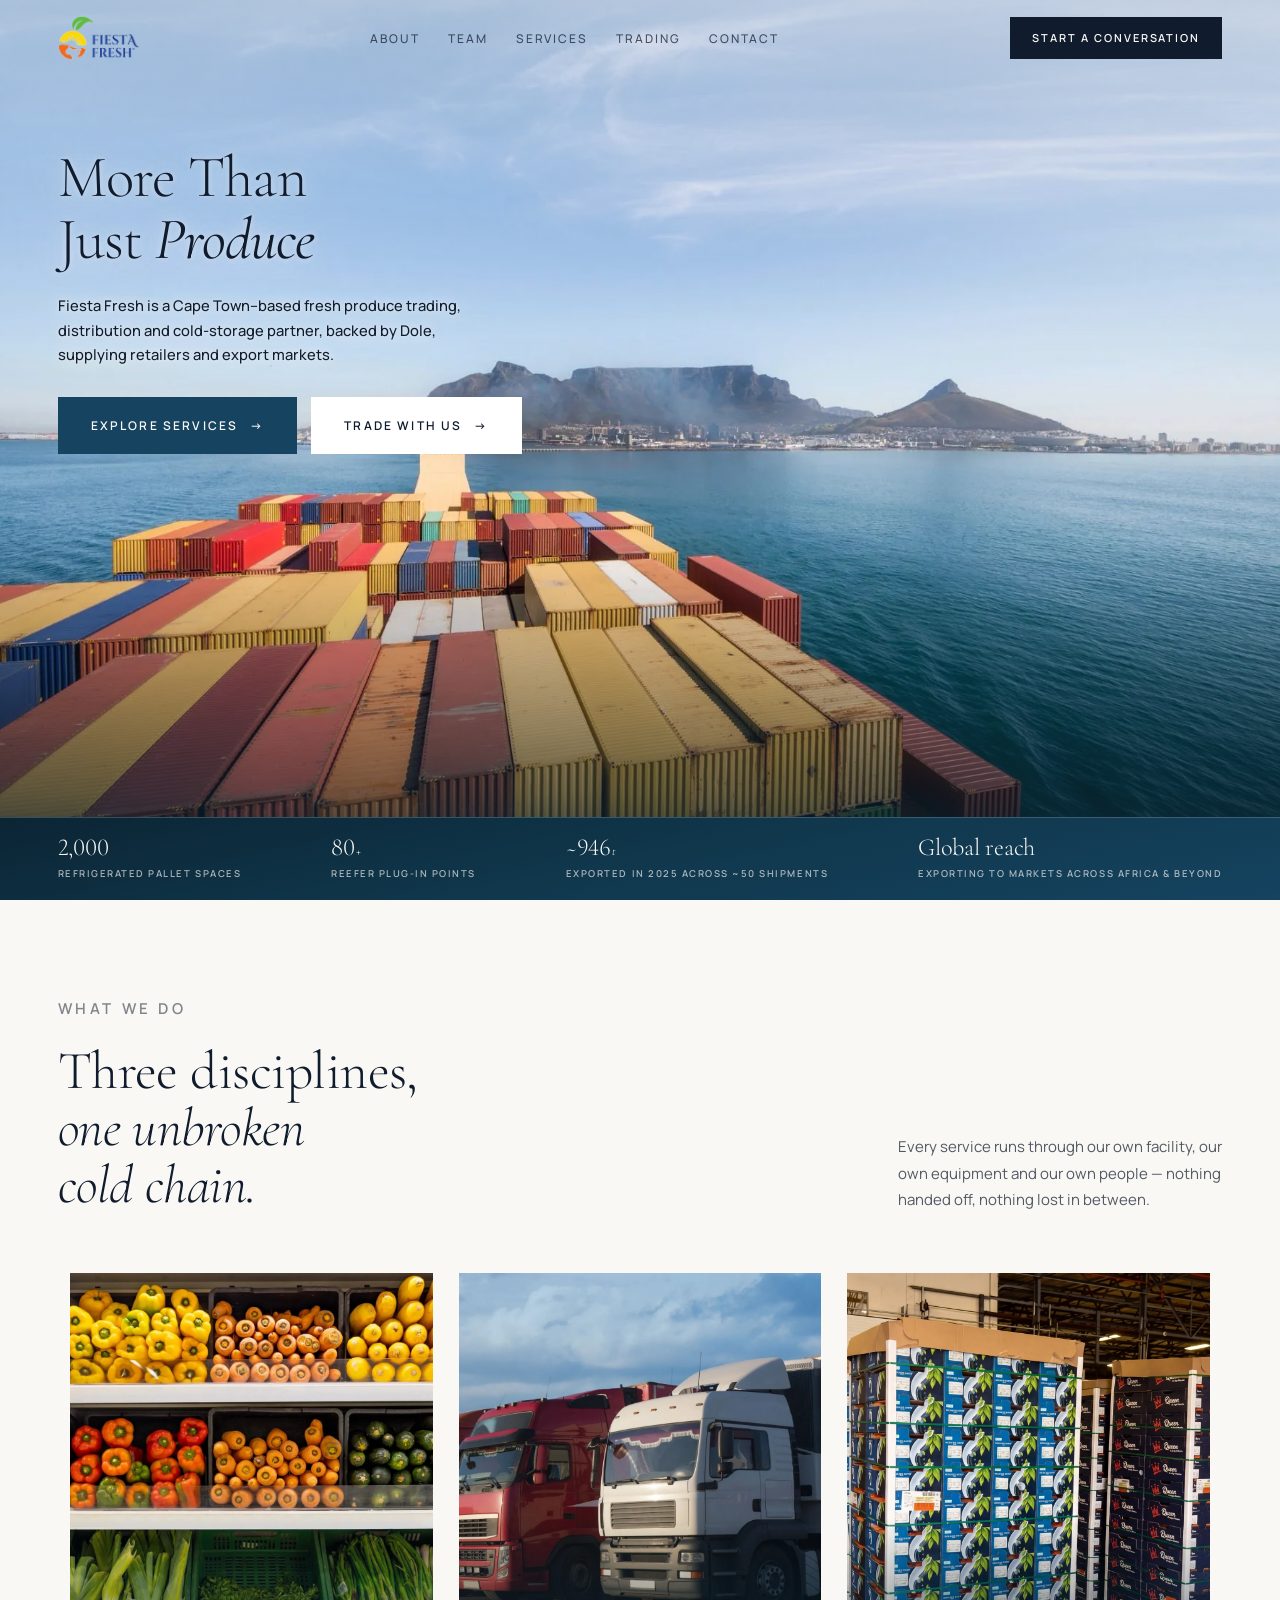
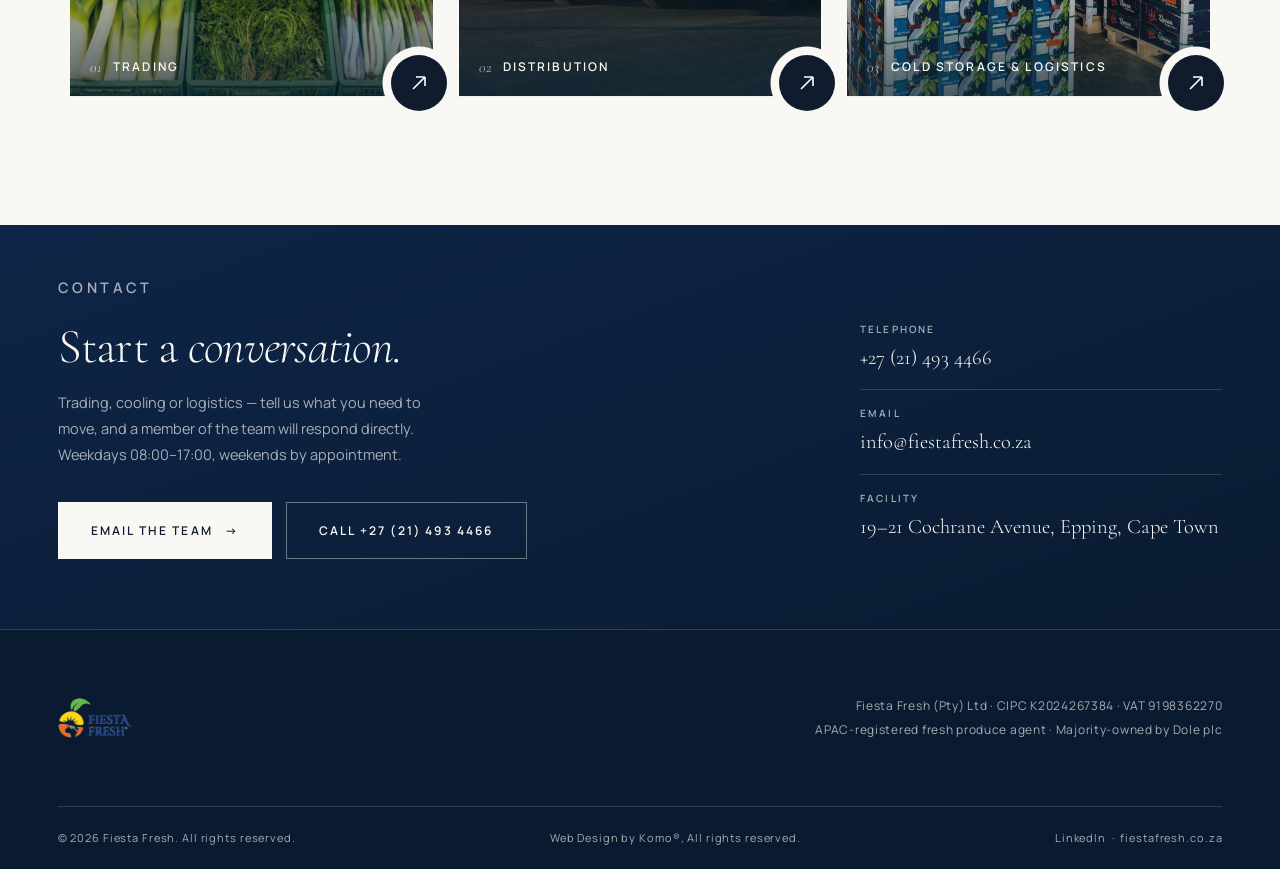
<file: index.html>
<!DOCTYPE html>
<!--
  FIESTA FRESH — Homepage ("The Gateway"), redesign v2
  Direction contract:
  THESIS: Premium, minimal, serious business. One image, one headline, one sub-line, hard numbers,
    trusted structure. Nothing that does not help a visitor grasp the company in seconds.
  FORM: Editorial-luxury. Cormorant Garamond display serif + Manrope grotesque. Warm paper, deep ink navy,
    one restrained amber accent. Zero border-radius. Generous whitespace.
  STORY: Hero (real ship at the Cape Town gateway, headline in the sky) → navy capability band
    flowing out of the hero → trust strip (Dole plc / APAC / CIPC) → three services in sharp
    editorial rows → contact.
  NOTE: The facility & people section was moved off the homepage; its markup and CSS are
    preserved in about-facility-section.html for the planned About page.
  IMAGERY: All assets extracted from fiestafresh.co.za (see ../assets). No external stock.
  CONTENT: Verified dossier facts only. No Kenya / North America references. No news sections.
-->
<html lang="en">
<head>
<meta charset="utf-8">
<title>Fiesta Fresh | Fresh Produce Trading, Distribution & Cold Storage — Cape Town</title>
<meta name="viewport" content="width=device-width, initial-scale=1">
<meta name="description" content="Fiesta Fresh is a Cape Town–based fresh produce trading, distribution and cold-storage partner, backed by Dole, supplying retailers and export markets.">
<meta property="og:title" content="Fiesta Fresh — More than just produce">
<meta property="og:description" content="Fresh produce trading, cold storage and logistics at the Cape Town export gateway. Backed by Dole plc.">
<meta property="og:type" content="website">
<meta property="og:image" content="assets/getty-1165485151.webp">
<link rel="icon" type="image/png" href="assets/favicon.png">
<link rel="preload" as="image" href="assets/getty-1165485151.webp" fetchpriority="high">
<link rel="preconnect" href="https://fonts.googleapis.com">
<link rel="preconnect" href="https://fonts.gstatic.com" crossorigin>
<link href="https://fonts.googleapis.com/css2?family=Cormorant+Garamond:ital,wght@0,300;0,400;0,500;1,300;1,400&family=Manrope:wght@400;500;600;700&display=swap" rel="stylesheet">
<style>
  :root{
    --paper:#FAF8F4;
    --paper-dim:#F3F0E9;
    --ink:#101C2E;
    --ink-70:rgba(16,28,46,.72);
    --ink-50:rgba(16,28,46,.52);
    --line:rgba(16,28,46,.14);
    --navy-0:#0A1B31;
    --navy-1:#0E2547;
    --navy-2:#14315C;
    --amber:#D97E1F;
    --white-dim:rgba(250,248,244,.66);
    --white-line:rgba(250,248,244,.16);
    --serif:"Cormorant Garamond",Georgia,serif;
    --sans:"Manrope",Helvetica,Arial,sans-serif;
    --max:1320px;
    --pad:clamp(20px,4.5vw,64px);
  }
  *,*::before,*::after{box-sizing:border-box;margin:0;padding:0}
  html{scroll-behavior:smooth;scroll-padding-top:76px}
  body{
    background:var(--paper);
    color:var(--ink);
    font-family:var(--sans);
    font-size:16px;
    line-height:1.6;
    -webkit-font-smoothing:antialiased;
    text-rendering:optimizeLegibility;
    overflow-x:hidden;
  }
  img{display:block;max-width:100%}
  a{color:inherit;text-decoration:none}
  ::selection{background:var(--ink);color:var(--paper)}

  .skip-link{
    position:absolute;left:16px;top:-60px;z-index:200;
    background:var(--ink);color:var(--paper);
    padding:10px 18px;font-size:12px;letter-spacing:.14em;text-transform:uppercase;
    transition:top .2s ease;
  }
  .skip-link:focus{top:12px}

  :focus-visible{outline:2px solid var(--amber);outline-offset:3px}

  .wrap{width:100%;max-width:var(--max);margin:0 auto;padding-left:var(--pad);padding-right:var(--pad)}

  .eyebrow{
    font-family:var(--sans);
    font-size:11px;
    font-weight:600;
    letter-spacing:.24em;
    text-transform:uppercase;
  }
  .rule{width:44px;height:1px;background:currentColor;opacity:.5}

  /* ---------- Nav ---------- */
  .nav{
    position:fixed;inset:0 0 auto 0;z-index:100;
    transition:background .35s ease,border-color .35s ease,backdrop-filter .35s ease;
    border-bottom:1px solid transparent;
  }
  .nav.scrolled{
    background:rgba(250,248,244,.92);
    backdrop-filter:blur(12px);
    border-bottom-color:var(--line);
  }
  .nav-inner{
    max-width:var(--max);margin:0 auto;
    padding:0 var(--pad);
    height:76px;
    position:relative;
    display:flex;align-items:center;justify-content:space-between;gap:24px;
  }
  .brand{
    display:inline-flex;align-items:center;
    white-space:nowrap;
  }
  .brand img{height:44px;width:auto;display:block}
  @media (max-width:560px){
    .brand img{height:36px}
  }
  .nav-links{display:flex;align-items:center;gap:clamp(16px,2.2vw,32px);list-style:none}
  .nav-links a{
    font-size:12px;font-weight:500;letter-spacing:.16em;text-transform:uppercase;
    color:var(--ink-70);
    padding:6px 0;
    border-bottom:1px solid transparent;
    transition:color .25s ease,border-color .25s ease;
  }
  .nav-links a:hover{color:var(--ink);border-bottom-color:var(--ink)}
  .nav-cta{
    font-size:11px;font-weight:600;letter-spacing:.18em;text-transform:uppercase;
    color:var(--paper);background:var(--ink);
    padding:12px 22px;
    transition:background .25s ease,transform .15s ease;
  }
  .nav-cta:hover{background:var(--navy-2)}
  .nav-cta:active{transform:translateY(1px)}
  .nav-cta .short{display:none}
  .nav-toggle{
    display:none;width:44px;height:44px;
    align-items:center;justify-content:center;
    background:none;border:0;padding:0;margin:0;cursor:pointer;color:var(--ink);
  }
  .nav-toggle-bars,.nav-toggle-bars::before,.nav-toggle-bars::after{
    content:"";display:block;width:22px;height:2px;background:currentColor;
    transition:transform .25s ease,opacity .2s ease,background .2s ease;
  }
  .nav-toggle-bars{position:relative}
  .nav-toggle-bars::before{position:absolute;left:0;top:-7px}
  .nav-toggle-bars::after{position:absolute;left:0;top:7px}
  .nav.nav-open .nav-toggle-bars{background:transparent}
  .nav.nav-open .nav-toggle-bars::before{transform:translateY(7px) rotate(45deg)}
  .nav.nav-open .nav-toggle-bars::after{transform:translateY(-7px) rotate(-45deg)}
  @media (max-width:1020px){
    .nav-toggle{display:inline-flex}
    .nav-cta{margin-left:auto}
    .nav-links{
      display:flex;flex-direction:column;align-items:stretch;gap:0;
      position:absolute;top:100%;left:0;right:0;
      padding:6px var(--pad) 14px;
      background:var(--paper);border-bottom:1px solid var(--line);
      box-shadow:0 18px 30px -20px rgba(0,0,0,.35);
      opacity:0;visibility:hidden;transform:translateY(-10px);
      transition:opacity .28s ease,transform .28s ease,visibility .28s ease;
    }
    .nav-links a{display:block;padding:15px 2px;font-size:13px;border-bottom:1px solid var(--line)}
    .nav-links li:last-child a{border-bottom:0}
    .nav.nav-open{background:var(--paper);backdrop-filter:blur(12px);border-bottom-color:var(--line)}
    .nav.nav-open .nav-links{opacity:1;visibility:visible;transform:none}
  }
  @media (max-width:560px){
    .nav-inner{height:64px}
    .nav-cta{font-size:10px;padding:11px 16px;letter-spacing:.14em}
    .nav-cta .full{display:none}
    .nav-cta .short{display:inline}
  }

  /* ---------- Hero ----------
     Full-bleed photograph. Type lives entirely in the sky's dead space;
     a whisper of paper haze guarantees contrast without reading as a scrim. */
  .hero{
    position:relative;
    min-height:100svh;
    background:#0B2534;
    overflow:hidden;
  }
  .hero-media{position:absolute;inset:0;overflow:hidden}
  .hero-media img{
    width:100%;height:100%;
    object-fit:cover;
    object-position:50% 28%;
    transform:scale(1.03);
  }
  .hero-media::after{
    content:"";position:absolute;inset:0;
    background:
      linear-gradient(to bottom, rgba(250,248,244,.58) 0%, rgba(250,248,244,.24) 26%, rgba(250,248,244,0) 46%),
      linear-gradient(to bottom, rgba(11,37,52,0) 60%, rgba(11,37,52,.55) 88%, #0B2534 100%);
  }
  .hero-content{
    position:relative;z-index:1;
    padding-top:clamp(96px,12vh,140px);
  }
  .hero h1{
    /* holds the headline at its original height now that the eyebrow is gone —
       the strip above stays clear sky */
    margin-top:calc(16px + clamp(18px,2.6vh,26px));
    font-family:var(--serif);
    font-weight:300;
    font-optical-sizing:auto;
    font-size:clamp(38px,4.6vw,68px);
    line-height:1.04;
    letter-spacing:-0.015em;
    color:var(--ink);
    max-width:14ch;
    text-wrap:balance;
    text-shadow:0 1px 28px rgba(250,248,244,.85), 0 0 6px rgba(250,248,244,.5);
  }
  .hero h1 em{font-style:italic;font-weight:400}
  .hero-sub{
    margin-top:clamp(18px,2.6vh,26px);
    max-width:48ch;
    font-size:clamp(14px,1.15vw,16px);
    line-height:1.65;
    color:var(--ink);
    font-weight:500;
    text-wrap:pretty;
    text-shadow:0 1px 16px rgba(250,248,244,.95), 0 0 4px rgba(250,248,244,.6);
  }
  .hero-actions{
    margin-top:clamp(24px,3.4vh,34px);
    display:flex;flex-wrap:wrap;gap:14px;
  }
  .btn{
    display:inline-flex;align-items:center;gap:12px;
    font-family:var(--sans);
    font-size:12px;font-weight:600;letter-spacing:.18em;text-transform:uppercase;
    padding:18px 32px;
    border:1px solid var(--ink);
    cursor:pointer;
    transition:background .28s ease,color .28s ease,border-color .28s ease,transform .15s ease;
  }
  .btn:active{transform:translateY(1px)}
  .btn .arr{transition:transform .28s ease}
  .btn:hover .arr{transform:translateX(5px)}
  .btn-solid{background:#154360;color:var(--paper);border-color:#154360}
  .btn-solid:hover{background:var(--amber);border-color:var(--amber);color:var(--ink)}
  .btn-ghost{
    background:#FFFFFF;
    color:var(--ink);
    border-color:#FFFFFF;
  }
  .btn-ghost:hover{background:var(--ink);color:var(--paper);border-color:var(--ink)}
  @media (max-width:560px){
    .hero-content{padding-top:96px}
    .btn{font-size:10px;padding:15px 20px;letter-spacing:.14em}
  }
  .hero-banner{
    position:absolute;left:0;right:0;bottom:0;z-index:2;
    background:linear-gradient(168deg,#0B2534 0%,#10374C 50%,#154360 100%);
    border-top:1px solid var(--white-line);
    color:var(--paper);
  }
  .hb-inner{
    display:flex;
    justify-content:space-between;
    align-items:center;
    gap:clamp(20px,3vw,48px);
  }
  .hb-item{
    padding:clamp(16px,2vh,24px) 0;
    display:flex;flex-direction:column;justify-content:center;gap:7px;
  }
  .hb-val{
    font-family:var(--serif);font-weight:300;
    font-size:clamp(20px,1.9vw,28px);
    line-height:1;letter-spacing:-.01em;
    font-variant-numeric:lining-nums;
    white-space:nowrap;
  }
  .hb-val small{font-size:.5em;font-style:italic;margin-left:.08em}
  .hb-lbl{
    font-size:9.5px;font-weight:600;letter-spacing:.16em;text-transform:uppercase;
    color:var(--white-dim);line-height:1.55;
  }
  @media (max-width:960px){
    .hb-inner{display:grid;grid-template-columns:repeat(3,1fr);gap:8px 24px}
    .hb-item:nth-child(n+4){border-top:1px solid var(--white-line)}
  }
  @media (max-width:560px){
    .hb-inner{grid-template-columns:1fr 1fr}
    .hb-item{border-top:1px solid var(--white-line)}
    .hb-item:nth-child(-n+2){border-top:none}
  }

  /* hero entrance */
  .js .hero h1 .line,.js .hero-sub,.js .hero-actions,.js .hero-banner{
    opacity:0;transform:translateY(26px);
    animation:rise 1s cubic-bezier(.22,.61,.21,1) forwards;
  }
  .js .hero h1 .line:nth-child(2){animation-delay:.12s}
  .js .hero-sub{animation-delay:.24s}
  .js .hero-actions{animation-delay:.36s}
  .js .hero-banner{animation-delay:.5s}
  @keyframes rise{to{opacity:1;transform:none}}
  @media (prefers-reduced-motion:reduce){
    .js .hero h1 .line,.js .hero-sub,.js .hero-actions,.js .hero-banner{animation:none;opacity:1;transform:none}
  }

  /* ---------- Sections common ---------- */
  section{position:relative}
  .section-pad{padding:clamp(60px,7.5vw,108px) 0}
  .section-head{
    display:grid;
    grid-template-columns:1fr auto;
    align-items:end;
    gap:32px;
    margin-bottom:clamp(38px,5vw,60px);
  }
  .section-head .eyebrow{color:var(--ink-50);display:flex;align-items:center;gap:16px;margin-bottom:20px}
  .section-title{
    font-family:var(--serif);
    font-weight:300;
    font-size:clamp(34px,4.2vw,60px);
    line-height:1.06;
    letter-spacing:-.01em;
    max-width:16ch;
    text-wrap:balance;
  }
  .section-title em{font-style:italic}
  .section-head p{max-width:36ch;font-size:15px;color:var(--ink-70);line-height:1.75}
  @media (max-width:820px){
    .section-head{grid-template-columns:1fr}
  }

  /* ---------- Services ---------- */
  /* ---------- Service cards ----------
     Image cards in a row. On hover the photograph slides away and the
     description panel fills the card. The bottom-right corner is notched
     around a circular arrow badge that floats clear of the image. */
  .svc-cards{
    display:grid;
    grid-template-columns:repeat(3,1fr);
    gap:clamp(16px,2vw,30px);
    max-width:1140px;
    margin:0 auto;
  }
  .svc-card{
    position:relative;
    aspect-ratio:3/3.5;
  }
  .svc-card-frame{
    position:absolute;inset:0;z-index:1;
    overflow:hidden;
    background:var(--paper-dim);
    /* concave circular scoop: the badge floats entirely clear of the image */
    -webkit-mask:radial-gradient(circle 37px at calc(100% - 14px) calc(100% - 14px), transparent 97%, #000 100%);
    mask:radial-gradient(circle 37px at calc(100% - 14px) calc(100% - 14px), transparent 97%, #000 100%);
  }
  .svc-card-media{
    position:absolute;inset:0;z-index:2;
    transition:transform .65s cubic-bezier(.76,0,.24,1);
    will-change:transform;
  }
  .svc-card-media img{width:100%;height:100%;object-fit:cover}
  .svc-card-media::after{
    content:"";position:absolute;inset:0;
    background:linear-gradient(to top, rgba(11,37,52,.72) 0%, rgba(11,37,52,0) 42%);
  }
  .svc-card-tag{
    position:absolute;left:20px;bottom:18px;z-index:3;
    display:flex;align-items:center;gap:12px;
    color:var(--paper);
  }
  .svc-card-tag .idx{
    font-family:var(--serif);font-style:italic;font-weight:300;font-size:15px;
    color:rgba(250,248,244,.75);
  }
  .svc-card-tag .rule{background:rgba(250,248,244,.6)}
  .svc-card-tag .name{
    font-family:var(--sans);
    font-size:12px;font-weight:600;letter-spacing:.18em;text-transform:uppercase;
  }
  .svc-card-tag{transition:opacity .35s ease}
  .svc-card:hover .svc-card-tag,
  .svc-card:focus-within .svc-card-tag,
  .svc-card.open .svc-card-tag{opacity:0}
  .svc-card.open .svc-card-media{transform:translateY(-100.5%)}
  .svc-card.open .svc-card-panel{opacity:1}
  .svc-card-panel{
    position:absolute;inset:0;z-index:1;
    background:var(--paper);
    padding:clamp(22px,2.2vw,32px);
    display:flex;flex-direction:column;
    opacity:0;
    transition:opacity .45s ease .12s;
  }
  .svc-card:hover .svc-card-media,
  .svc-card:focus-within .svc-card-media{transform:translateY(-100.5%)}
  .svc-card:hover .svc-card-panel,
  .svc-card:focus-within .svc-card-panel{opacity:1}
  .svc-index{
    font-family:var(--serif);font-style:italic;font-weight:300;
    font-size:15px;color:var(--ink-50);
    display:flex;align-items:center;gap:16px;
    margin-bottom:18px;
  }
  .svc-title{
    font-family:var(--serif);font-weight:300;
    font-size:clamp(26px,2.2vw,34px);
    line-height:1.08;letter-spacing:-.01em;
    margin-bottom:14px;
  }
  .svc-copy{font-size:14px;line-height:1.75;color:var(--ink-70)}
  .svc-link{
    margin-top:auto;
    margin-bottom:34px; /* keep clear of the notched corner */
    display:inline-flex;align-items:center;gap:12px;
    align-self:flex-start;
    font-size:11px;font-weight:600;letter-spacing:.18em;text-transform:uppercase;
    border-bottom:1px solid var(--ink);
    padding-bottom:8px;
    transition:color .25s ease,border-color .25s ease,gap .25s ease;
  }
  .svc-link:hover{color:var(--amber);border-color:var(--amber);gap:18px}
  .svc-card-arrow{
    position:absolute;right:-14px;bottom:-14px;z-index:4;
    width:56px;height:56px;
    border-radius:50%;
    display:flex;align-items:center;justify-content:center;
    background:var(--ink);
    color:#FFFFFF;
    transition:background .3s ease,color .3s ease,transform .3s ease;
  }
  .svc-card-arrow svg{transition:transform .3s ease}
  .svc-card:hover .svc-card-arrow,
  .svc-card:focus-within .svc-card-arrow,
  .svc-card.open .svc-card-arrow{background:var(--amber);color:var(--ink)}
  .svc-card:hover .svc-card-arrow svg,
  .svc-card:focus-within .svc-card-arrow svg{transform:translate(2px,-2px)}
  @media (max-width:900px){
    .svc-cards{grid-template-columns:1fr;gap:20px}
    .svc-card{aspect-ratio:16/10}
  }
  @media (max-width:560px){
    .svc-link{display:none}
  }
  @media (prefers-reduced-motion:reduce){
    .svc-card-media{transition:none}
    .svc-card-panel{transition:none}
  }

  /* breathing room between the services rows and the contact band */
  #services{padding-bottom:clamp(84px,10vw,140px)}

  /* ---------- Contact ---------- */
  .contact{
    background:linear-gradient(160deg,var(--navy-1) 0%,var(--navy-0) 100%);
    color:var(--paper);
  }
  .contact-inner{
    padding:clamp(20px,2.5vw,36px) 0 clamp(44px,5.5vw,76px);
    display:grid;
    grid-template-columns:repeat(12,1fr);
    gap:clamp(24px,3vw,48px);
    align-items:end;
  }
  .contact-lead{grid-column:1/8}
  .contact .eyebrow{color:var(--white-dim);display:flex;align-items:center;gap:16px;margin-bottom:20px}
  .contact h2{
    font-family:var(--serif);font-weight:300;
    font-size:clamp(30px,3.8vw,54px);
    line-height:1.06;letter-spacing:-.015em;
    max-width:16ch;
    text-wrap:balance;
  }
  .contact h2 em{font-style:italic}
  .contact-lead p{
    margin-top:18px;max-width:44ch;
    font-size:14.5px;line-height:1.8;color:var(--white-dim);
  }
  .contact-details{grid-column:9/13;display:grid;gap:0}
  .contact-details a,.contact-details div.row{
    display:flex;flex-direction:column;gap:5px;
    padding:15px 0;
    border-top:1px solid var(--white-line);
  }
  .contact-details>:first-child{border-top:none;padding-top:0}
  .contact-details .k{font-size:10px;font-weight:600;letter-spacing:.22em;text-transform:uppercase;color:var(--white-dim)}
  .contact-details .v{font-family:var(--serif);font-size:clamp(18px,1.6vw,22px);font-weight:300}
  .contact-details a .v{transition:color .25s ease}
  .contact-details a:hover .v{color:var(--amber)}
  .contact-actions{
    margin-top:clamp(22px,2.6vw,34px);
    display:flex;flex-wrap:wrap;gap:14px;
  }
  .btn-light{background:var(--paper);color:var(--ink);border-color:var(--paper)}
  .btn-light:hover{background:var(--amber);border-color:var(--amber);color:var(--paper)}
  .btn-outline-light{background:transparent;color:var(--paper);border-color:rgba(250,248,244,.4)}
  .btn-outline-light:hover{border-color:var(--paper);background:rgba(250,248,244,.06)}
  @media (max-width:900px){
    .contact-lead{grid-column:1/-1}
    .contact-details{grid-column:1/-1;margin-top:16px}
  }

  /* ---------- Footer ---------- */
  footer{
    background:var(--navy-0);
    color:var(--white-dim);
    border-top:1px solid var(--white-line);
  }
  .foot-inner{
    padding:clamp(40px,5vw,64px) 0;
    display:flex;flex-wrap:wrap;justify-content:space-between;align-items:center;gap:24px;
  }
  .foot-brand{
    font-weight:700;font-size:13px;letter-spacing:.22em;text-transform:uppercase;color:var(--paper);
  }
  .foot-brand img{height:40px;width:auto;display:block}
  .foot-meta{font-size:12px;letter-spacing:.06em;line-height:2;text-align:right}
  .foot-legal{
    border-top:1px solid var(--white-line);
    padding:22px 0;
    display:flex;flex-wrap:wrap;justify-content:space-between;gap:16px;
    font-size:11px;letter-spacing:.08em;
  }
  .foot-legal a{border-bottom:1px solid transparent;transition:color .25s ease,border-color .25s ease}
  .foot-legal a:hover{color:var(--paper);border-bottom-color:var(--paper)}
  @media (max-width:720px){
    .foot-meta{text-align:left}
  }
  @media (max-width:560px){
    .foot-inner{flex-direction:column;align-items:flex-start;gap:26px}
    .foot-meta{line-height:1.6}
    .foot-meta .fm{display:block}
    .foot-meta .dot,.foot-meta br{display:none}
    .foot-legal{flex-direction:column;align-items:flex-start;gap:12px}
    .foot-legal p{margin:0}
    .foot-legal a{display:block}
    .foot-legal .dot{display:none}
  }

  /* ---------- Reveal on scroll ---------- */
  .js .reveal{opacity:0;transform:translateY(34px);transition:opacity .9s cubic-bezier(.22,.61,.21,1),transform .9s cubic-bezier(.22,.61,.21,1)}
  .js .reveal.in{opacity:1;transform:none}
  .js .reveal[data-delay="1"]{transition-delay:.1s}
  .js .reveal[data-delay="2"]{transition-delay:.2s}
  .js .reveal[data-delay="3"]{transition-delay:.3s}
  @media (prefers-reduced-motion:reduce){
    .js .reveal{opacity:1;transform:none;transition:none}
  }
</style>
</head>
<body>
<a class="skip-link" href="#main">Skip to content</a>

<header class="nav" id="nav">
  <div class="nav-inner">
    <a class="brand" href="#top"><img src="assets/logo-primary.webp" alt="Fiesta Fresh"></a>
    <nav aria-label="Primary">
      <ul class="nav-links" id="primary-nav">
        <li><a href="about.html">About</a></li>
        <li><a href="team.html">Team</a></li>
        <li><a href="services.html">Services</a></li>
        <li><a href="trading.html">Trading</a></li>
        <li><a href="contact.html">Contact</a></li>
      </ul>
    </nav>
    <a class="nav-cta" href="contact.html"><span class="full">Start a conversation</span><span class="short">Contact</span></a>
    <button class="nav-toggle" type="button" aria-expanded="false" aria-controls="primary-nav" aria-label="Toggle menu"><span class="nav-toggle-bars"></span></button>
  </div>
</header>

<main id="main">

  <!-- ============ HERO ============ -->
  <section class="hero" id="top">
    <div class="hero-content wrap">
      <h1>
        <span class="line">More Than</span><br>
        <span class="line">Just <em>Produce</em></span>
      </h1>
      <p class="hero-sub">
        Fiesta Fresh is a Cape Town–based fresh produce trading, distribution and cold-storage partner, backed by Dole, supplying retailers and export markets.
      </p>
      <div class="hero-actions">
        <a class="btn btn-solid" href="services.html">Explore services <span class="arr">→</span></a>
        <a class="btn btn-ghost" href="trading.html">Trade with us <span class="arr">→</span></a>
      </div>
    </div>
    <div class="hero-media">
      <img src="assets/getty-1165485151.webp" alt="A laden container vessel approaching Cape Town, Table Mountain on the horizon" fetchpriority="high">
    </div>
    <div class="hero-banner">
      <div class="hb-inner wrap">
        <div class="hb-item">
          <span class="hb-val"><span data-count="2000" data-format="thousands">0</span></span>
          <span class="hb-lbl">Refrigerated pallet spaces</span>
        </div>
        <div class="hb-item">
          <span class="hb-val"><span data-count="80">0</span><small>+</small></span>
          <span class="hb-lbl">Reefer plug-in points</span>
        </div>
        <div class="hb-item">
          <span class="hb-val">~946<small>t</small></span>
          <span class="hb-lbl">Exported in 2025 across ~50 shipments</span>
        </div>
        <div class="hb-item">
          <span class="hb-val">Global reach</span>
          <span class="hb-lbl">Exporting to markets across Africa &amp; beyond</span>
        </div>
      </div>
    </div>
  </section>

  <!-- ============ SERVICES ============ -->
  <section class="section-pad" id="services">
    <div class="wrap">
      <div class="section-head reveal">
        <div>
          <p class="eyebrow">What we do</p>
          <h2 class="section-title">Three disciplines, <em>one unbroken cold chain.</em></h2>
        </div>
        <p>Every service runs through our own facility, our own equipment and our own people — nothing handed off, nothing lost in between.</p>
      </div>

      <div class="svc-cards">
        <article class="svc-card reveal">
          <div class="svc-card-frame">
            <div class="svc-card-panel">
              <p class="svc-index">01 </p>
              <h3 class="svc-title">Trading</h3>
              <p class="svc-copy">
                Sourcing and trading both local and imported fresh produce — fruit and vegetables —
                to supply retail chains, independent customers, and export markets year-round.
              </p>
              <a class="svc-link" href="trading.html">Explore trading <span>→</span></a>
            </div>
            <div class="svc-card-media">
              <img src="assets/getty-1976220529.webp" alt="Fresh produce merchandised on retail shelving" loading="lazy">
            </div>
          </div>
          <div class="svc-card-tag"><span class="idx">01</span><span class="name">Trading</span></div>
          <a class="svc-card-arrow" href="trading.html" aria-label="Explore trading"><svg width="14" height="14" viewBox="0 0 14 14" fill="none"><path d="M1 13L13 1M13 1H4M13 1v9" stroke="currentColor" stroke-width="1.6"/></svg></a>
        </article>

        <article class="svc-card reveal" data-delay="1">
          <div class="svc-card-frame">
            <div class="svc-card-panel">
              <p class="svc-index">02 </p>
              <h3 class="svc-title">Distribution</h3>
              <p class="svc-copy">
                Connecting growers, suppliers and customers in a fast-moving exchange of fresh
                produce across local and international markets — delivering value where speed matters most.
              </p>
              <a class="svc-link" href="services.html#logistics">Explore distribution <span>→</span></a>
            </div>
            <div class="svc-card-media">
              <img src="assets/getty-1347753757.webp" alt="Refrigerated trucks lined up at the distribution depot" loading="lazy">
            </div>
          </div>
          <div class="svc-card-tag"><span class="idx">02</span><span class="name">Distribution</span></div>
          <a class="svc-card-arrow" href="services.html#logistics" aria-label="Explore distribution"><svg width="14" height="14" viewBox="0 0 14 14" fill="none"><path d="M1 13L13 1M13 1H4M13 1v9" stroke="currentColor" stroke-width="1.6"/></svg></a>
        </article>

        <article class="svc-card reveal" data-delay="2">
          <div class="svc-card-frame">
            <div class="svc-card-panel">
              <p class="svc-index">03 </p>
              <h3 class="svc-title">Cold Storage &amp; Logistics</h3>
              <p class="svc-copy">
                Our Epping facility offers 2,000 refrigerated pallet spaces and 80+ reefer plug-in
                points. A fully integrated platform run by our own ground team, just 15km from the Port of Cape Town.
              </p>
              <a class="svc-link" href="services.html#cold-room">Explore cold storage <span>→</span></a>
            </div>
            <div class="svc-card-media">
              <img src="assets/optim.webp" alt="Pallets of export fruit cartons inside the Fiesta Fresh cold store" loading="lazy">
            </div>
          </div>
          <div class="svc-card-tag"><span class="idx">03</span><span class="name">Cold Storage &amp; Logistics</span></div>
          <a class="svc-card-arrow" href="services.html#cold-room" aria-label="Explore cold storage"><svg width="14" height="14" viewBox="0 0 14 14" fill="none"><path d="M1 13L13 1M13 1H4M13 1v9" stroke="currentColor" stroke-width="1.6"/></svg></a>
        </article>
      </div>
    </div>
  </section>

  <!-- ============ CONTACT ============ -->
  <section class="contact" id="contact">
    <div class="wrap">
      <div class="contact-inner">
        <div class="contact-lead reveal">
          <p class="eyebrow">Contact</p>
          <h2>Start a <em>conversation.</em></h2>
          <p>
            Trading, cooling or logistics — tell us what you need to move, and a member of the
            team will respond directly. Weekdays 08:00–17:00, weekends by appointment.
          </p>
          <div class="contact-actions">
            <a class="btn btn-light" href="mailto:info@fiestafresh.co.za">Email the team <span class="arr">→</span></a>
            <a class="btn btn-outline-light" href="tel:+27214934466">Call +27 (21) 493 4466</a>
          </div>
        </div>
        <div class="contact-details reveal" data-delay="1">
          <a href="tel:+27214934466"><span class="k">Telephone</span><span class="v">+27 (21) 493 4466</span></a>
          <a href="mailto:info@fiestafresh.co.za"><span class="k">Email</span><span class="v">info@fiestafresh.co.za</span></a>
          <div class="row"><span class="k">Facility</span><span class="v">19–21 Cochrane Avenue, Epping, Cape Town</span></div>
        </div>
      </div>
    </div>
  </section>

</main>

<!-- ============ FOOTER ============ -->
<footer>
  <div class="wrap">
    <div class="foot-inner">
      <a class="foot-brand" href="#top" aria-label="Fiesta Fresh — back to top"><img src="assets/logo-primary.webp" alt="Fiesta Fresh"></a>
      <p class="foot-meta">
        <span class="fm">Fiesta Fresh (Pty) Ltd</span><span class="dot"> · </span><span class="fm">CIPC K2024267384</span><span class="dot"> · </span><span class="fm">VAT 9198362270</span><br>
        <span class="fm">APAC-registered fresh produce agent</span><span class="dot"> · </span><span class="fm">Majority-owned by Dole plc</span>
      </p>
    </div>
    <div class="foot-legal">
      <p>© 2026 Fiesta Fresh. All rights reserved.</p>
      <p style="text-align:center">Web Design by Komo&reg;, All rights reserved.</p>
      <p><a href="https://www.linkedin.com/company/fiesta-fresh/" target="_blank" rel="noopener">LinkedIn</a><span class="dot"> &nbsp;·&nbsp; </span><a href="https://fiestafresh.co.za" target="_blank" rel="noopener">fiestafresh.co.za</a></p>
    </div>
  </div>
</footer>

<script>
  document.documentElement.classList.add('js');

  /* Nav state */
  const nav = document.getElementById('nav');
  const onScrollNav = () => nav.classList.toggle('scrolled', window.scrollY > 24);
  onScrollNav();
  window.addEventListener('scroll', onScrollNav, {passive:true});

  /* Reveal on scroll */
  const io = new IntersectionObserver((entries) => {
    entries.forEach(e => {
      if (e.isIntersecting) { e.target.classList.add('in'); io.unobserve(e.target); }
    });
  }, {threshold:.12, rootMargin:'0px 0px -8% 0px'});
  document.querySelectorAll('.reveal').forEach(el => io.observe(el));

  /* Count-up stats */
  const ease = t => 1 - Math.pow(1 - t, 3);
  const fmt = (n, mode) => mode === 'thousands' ? n.toLocaleString('en-ZA').replace(/,/g, ',') : String(n);
  const reduced = matchMedia('(prefers-reduced-motion: reduce)').matches;
  const cio = new IntersectionObserver((entries) => {
    entries.forEach(entry => {
      if (!entry.isIntersecting) return;
      const el = entry.target;
      cio.unobserve(el);
      const target = parseInt(el.dataset.count, 10);
      const mode = el.dataset.format;
      if (reduced) { el.textContent = fmt(target, mode); return; }
      const dur = 1400;
      const t0 = performance.now();
      const tick = now => {
        const p = Math.min((now - t0) / dur, 1);
        el.textContent = fmt(Math.round(ease(p) * target), mode);
        if (p < 1) requestAnimationFrame(tick);
      };
      requestAnimationFrame(tick);
    });
  }, {threshold:.4});
  document.querySelectorAll('[data-count]').forEach(el => cio.observe(el));

  /* Service cards: tap-to-open on touch devices */
  if (matchMedia('(hover: none)').matches) {
    document.querySelectorAll('.svc-card').forEach(card => {
      card.addEventListener('click', e => {
        if (e.target.closest('a')) return; // let panel links through
        const wasOpen = card.classList.contains('open');
        document.querySelectorAll('.svc-card.open').forEach(c => c.classList.remove('open'));
        if (!wasOpen) card.classList.add('open');
      });
    });
  }
  /* mobile nav toggle */
  (function(){var n=document.getElementById("nav");if(!n)return;var b=n.querySelector(".nav-toggle");if(!b)return;b.addEventListener("click",function(){var o=n.classList.toggle("nav-open");b.setAttribute("aria-expanded",o?"true":"false");});n.querySelectorAll(".nav-links a").forEach(function(a){a.addEventListener("click",function(){n.classList.remove("nav-open");b.setAttribute("aria-expanded","false");});});})();
</script>
</body>
</html>
</file>
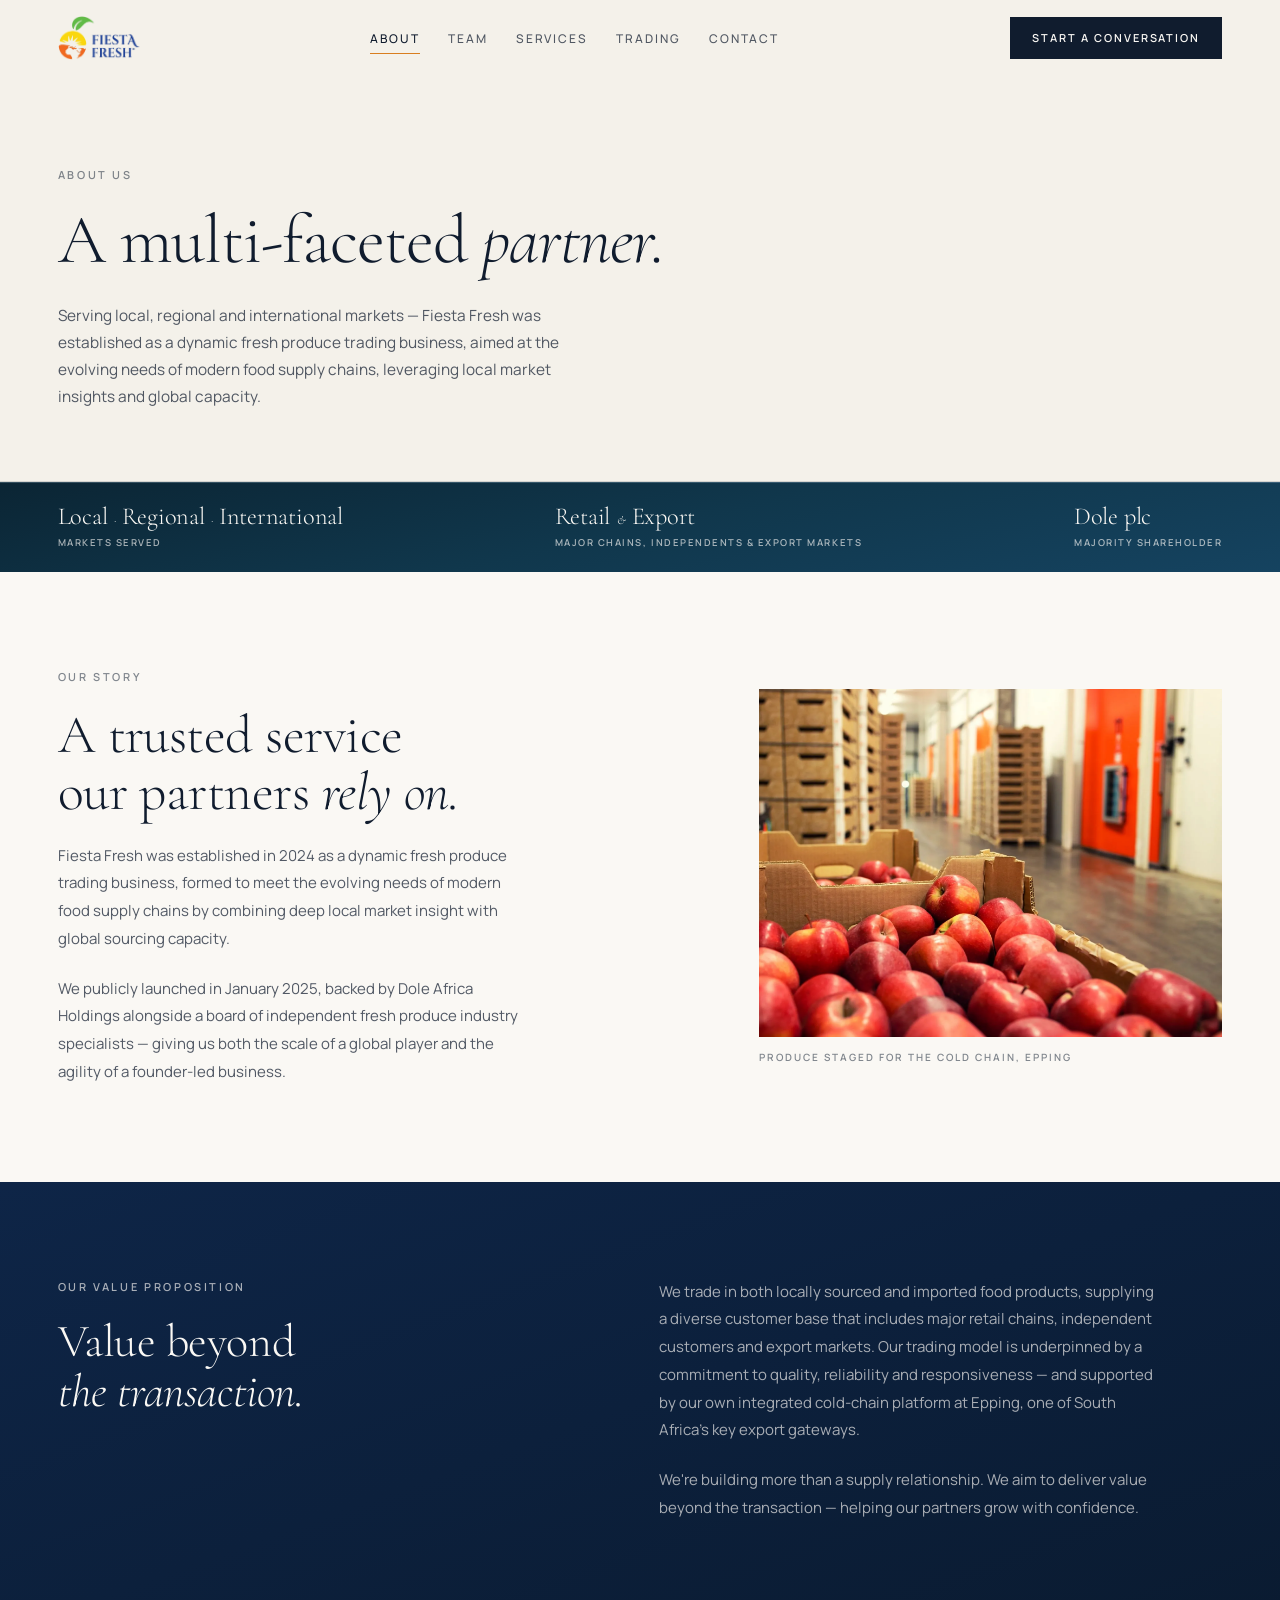
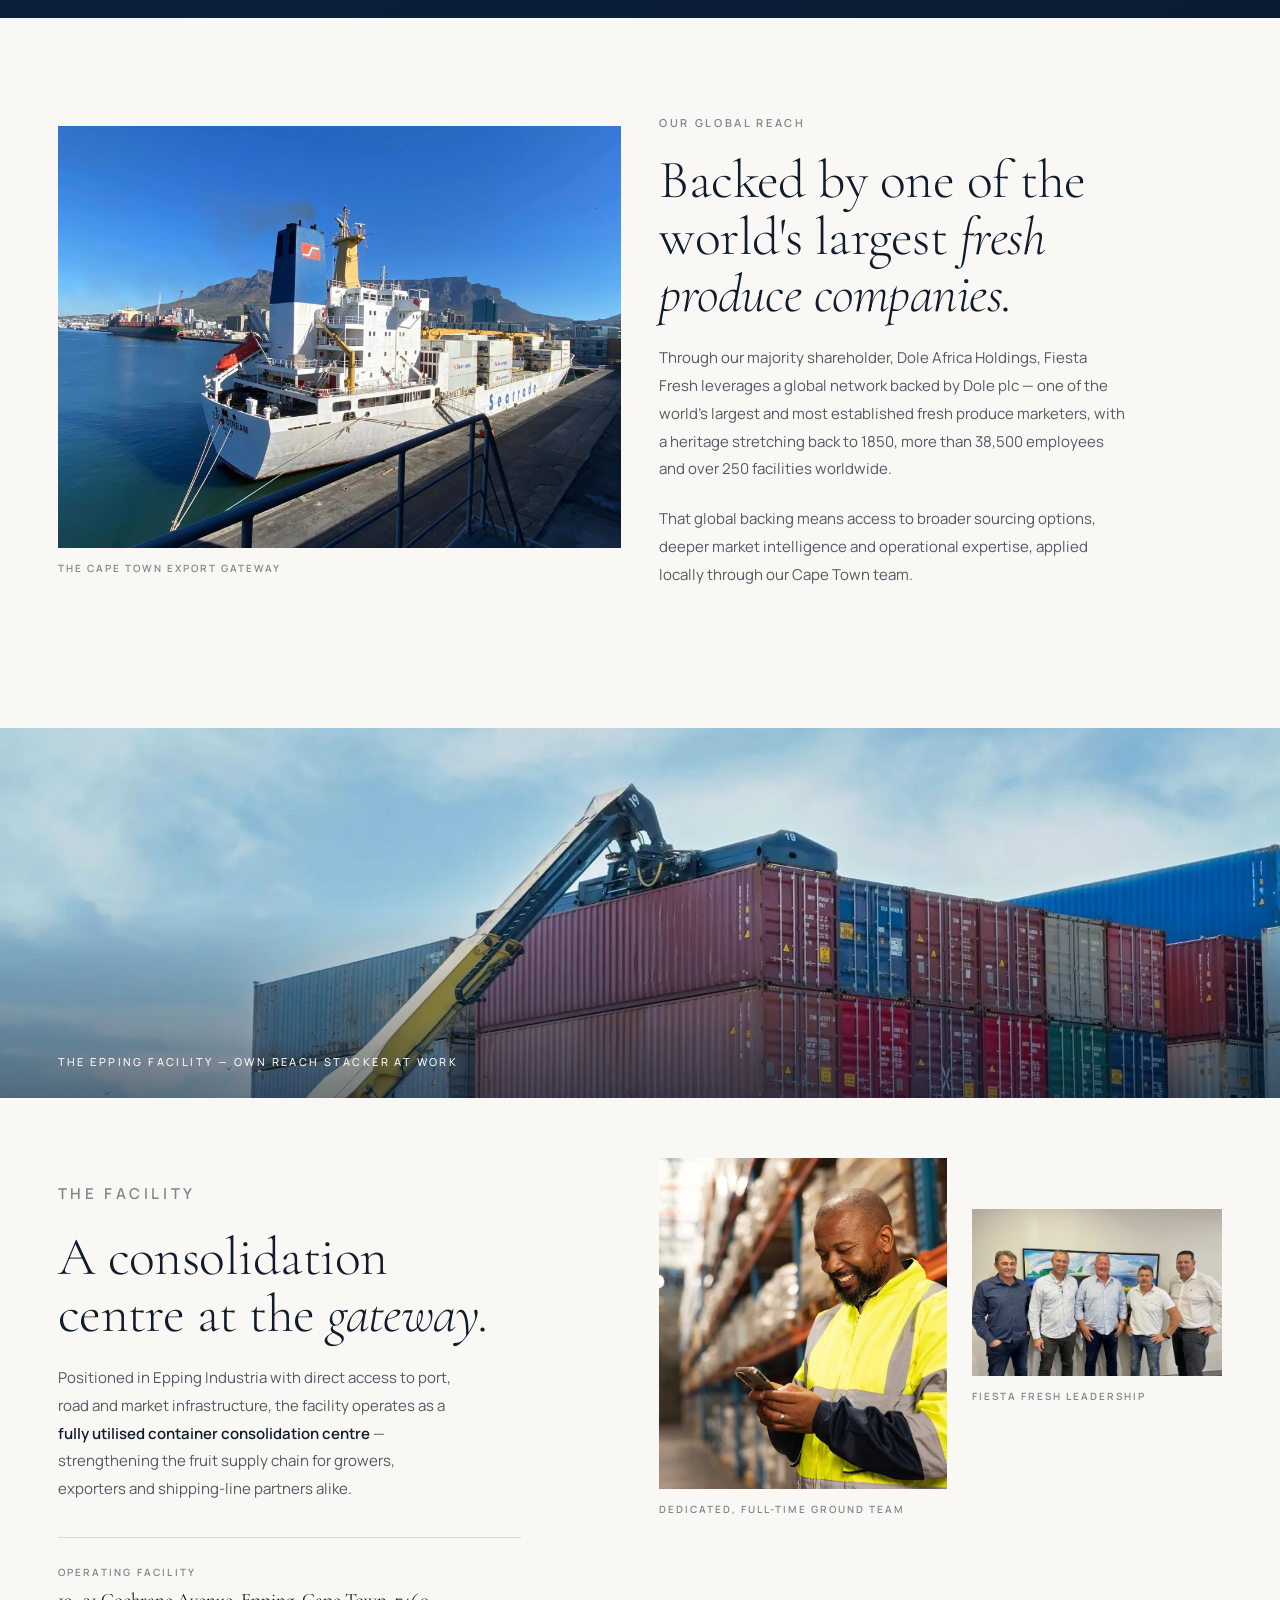
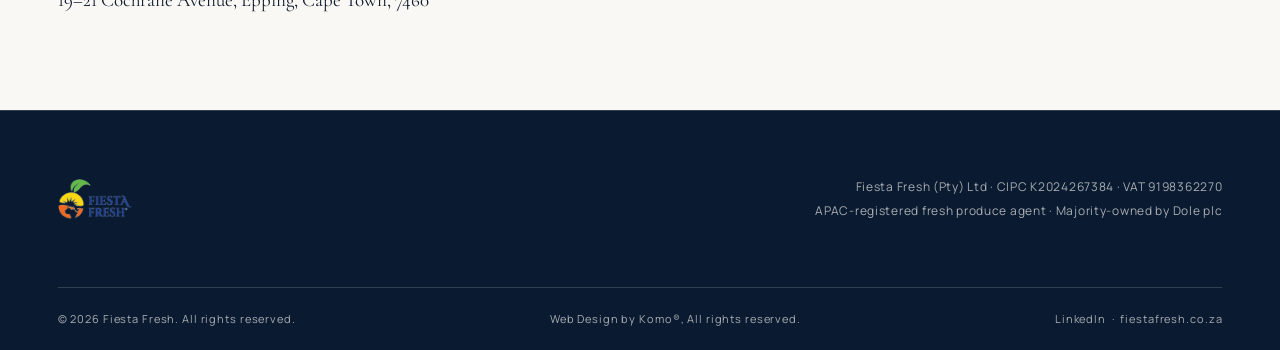
<file: about.html>
<!DOCTYPE html>
<!--
  FIESTA FRESH — About us
  Content recreated from fiestafresh.co.za/about-us in the redesign v2 style.
  Shares site.css with the other interior pages. Includes the facility section
  preserved from the homepage (about-facility-section.html).
-->
<html lang="en">
<head>
<meta charset="utf-8">
<title>About Fiesta Fresh | Dole-Backed Fresh Produce Trading Partner, Cape Town</title>
<meta name="viewport" content="width=device-width, initial-scale=1">
<meta name="description" content="Learn how Fiesta Fresh was founded, our Dole plc backing, our leadership team and our value proposition as a fresh produce trading and cold-chain partner.">
<link rel="icon" type="image/png" href="assets/favicon.png">
<link rel="preconnect" href="https://fonts.googleapis.com">
<link rel="preconnect" href="https://fonts.gstatic.com" crossorigin>
<link href="https://fonts.googleapis.com/css2?family=Cormorant+Garamond:ital,wght@0,300;0,400;0,500;1,300;1,400&family=Manrope:wght@400;500;600;700&display=swap" rel="stylesheet">
<link rel="stylesheet" href="site.css">
</head>
<body>
<a class="skip-link" href="#main">Skip to content</a>

<header class="nav solid" id="nav">
  <div class="nav-inner">
    <a class="brand" href="index.html"><img src="assets/logo-primary.webp" alt="Fiesta Fresh"></a>
    <nav aria-label="Primary">
      <ul class="nav-links" id="primary-nav">
        <li><a href="about.html" aria-current="page">About</a></li>
        <li><a href="team.html">Team</a></li>
        <li><a href="services.html">Services</a></li>
        <li><a href="trading.html">Trading</a></li>
        <li><a href="contact.html">Contact</a></li>
      </ul>
    </nav>
    <a class="nav-cta" href="contact.html"><span class="full">Start a conversation</span><span class="short">Contact</span></a>
    <button class="nav-toggle" type="button" aria-expanded="false" aria-controls="primary-nav" aria-label="Toggle menu"><span class="nav-toggle-bars"></span></button>
  </div>
</header>

<main id="main">

  <!-- ============ PAGE HERO ============ -->
  <section class="page-hero">
    <div class="wrap">
      <p class="eyebrow reveal">About us</p>
      <h1 class="reveal" data-delay="1">A multi-faceted <em>partner.</em></h1>
      <p class="lede reveal" data-delay="2">
        Serving local, regional and international markets — Fiesta Fresh was established as a
        dynamic fresh produce trading business, aimed at the evolving needs of modern food
        supply chains, leveraging local market insights and global capacity.
      </p>
    </div>
  </section>

  <!-- ============ STAT STRIP ============ -->
  <div class="stat-strip stat-strip--stack">
    <div class="hb-inner wrap">
      <div class="hb-item">
        <span class="hb-val">Local <small>·</small> Regional <small>·</small> International</span>
        <span class="hb-lbl">Markets served</span>
      </div>
      <div class="hb-item">
        <span class="hb-val">Retail <small>&amp;</small> Export</span>
        <span class="hb-lbl">Major chains, independents &amp; export markets</span>
      </div>
      <div class="hb-item">
        <span class="hb-val">Dole plc</span>
        <span class="hb-lbl">Majority shareholder</span>
      </div>
    </div>
  </div>

  <!-- ============ OUR STORY ============ -->
  <section class="section-pad" id="story">
    <div class="wrap">
      <div class="split">
        <div class="split-copy reveal">
          <p class="eyebrow">Our story</p>
          <h2 class="section-title">A trusted service our partners <em>rely on.</em></h2>
          <p class="body">
            Fiesta Fresh was established in 2024 as a dynamic fresh produce trading business, formed to
            meet the evolving needs of modern food supply chains by combining deep local market insight
            with global sourcing capacity.
          </p>
          <p class="body">
            We publicly launched in January 2025, backed by Dole Africa Holdings alongside a board of
            independent fresh produce industry specialists — giving us both the scale of a global player
            and the agility of a founder-led business.
          </p>
        </div>
        <div class="split-media reveal" data-delay="1">
          <figure>
            <img src="assets/getty-1314854175.webp" alt="Export apples staged in cartons along the cold-store corridor" loading="lazy">
            <figcaption>Produce staged for the cold chain, Epping</figcaption>
          </figure>
        </div>
      </div>
    </div>
  </section>



  <!-- ============ VALUE PROPOSITION ============ -->
  <section class="band" id="value-proposition">
    <div class="wrap">
      <div class="band-inner">
        <div class="band-lead reveal">
          <p class="eyebrow">Our value proposition</p>
          <h2>Value beyond <em>the transaction.</em></h2>
        </div>
        <div class="band-body reveal" data-delay="1">
          <p>
            We trade in both locally sourced and imported food products, supplying a diverse customer
            base that includes major retail chains, independent customers and export markets. Our trading
            model is underpinned by a commitment to quality, reliability and responsiveness — and
            supported by our own integrated cold-chain platform at Epping, one of South Africa's key
            export gateways.
          </p>
          <p>
            We're building more than a supply relationship. We aim to deliver value beyond the
            transaction — helping our partners grow with confidence.
          </p>
        </div>
      </div>
    </div>
  </section>

  <!-- ============ GLOBAL REACH ============ -->
  <section class="section-pad" id="global-reach">
    <div class="wrap">
      <div class="split flip">
        <div class="split-copy reveal">
          <p class="eyebrow">Our global reach</p>
          <h2 class="section-title">Backed by one of the world's largest <em>fresh produce companies.</em></h2>
          <p class="body">
            Through our majority shareholder, Dole Africa Holdings, Fiesta Fresh leverages a global
            network backed by Dole plc — one of the world's largest and most established fresh produce
            marketers, with a heritage stretching back to 1850, more than 38,500 employees and over
            250 facilities worldwide.
          </p>
          <p class="body">
            That global backing means access to broader sourcing options, deeper market intelligence
            and operational expertise, applied locally through our Cape Town team.
          </p>
        </div>
        <div class="split-media reveal" data-delay="1">
          <figure>
            <img src="assets/ship-cape-town-harbour.webp" alt="A container vessel in Cape Town harbour below Table Mountain" loading="lazy">
            <figcaption>The Cape Town export gateway</figcaption>
          </figure>
        </div>
      </div>
    </div>
  </section>

  <!-- ============ FACILITY (preserved from homepage) ============ -->
  <section class="section-pad" id="facility" style="padding-top:0">
    <figure class="media-banner reveal">
      <img data-parallax src="assets/reach-stacker.webp" alt="The Fiesta Fresh reach stacker stacking containers in the yard" loading="lazy">
      <figcaption>The Epping facility — own reach stacker at work</figcaption>
    </figure>
    <div class="wrap">
      <div class="facility-grid">
        <div class="facility-copy reveal">
          <p class="eyebrow">The facility</p>
          <h2 class="section-title">A consolidation centre at the <em>gateway.</em></h2>
          <p>
            Positioned in Epping Industria with direct access to port, road and market
            infrastructure, the facility operates as a <strong>fully utilised container
            consolidation centre</strong> — strengthening the fruit supply chain for growers,
            exporters and shipping-line partners alike.
          </p>
          <div class="facility-address">
            <span class="k">Operating facility</span>
            <span class="v">19–21 Cochrane Avenue, Epping, Cape Town, 7460</span>
          </div>
        </div>
        <div class="facility-people reveal" data-delay="1">
          <figure>
            <img src="assets/getty-2149706245.webp" alt="A member of the operations team on the warehouse floor" loading="lazy">
            <figcaption>Dedicated, full-time ground team</figcaption>
          </figure>
          <figure>
            <img class="team" src="assets/guys.webp" alt="The Fiesta Fresh leadership team" loading="lazy">
            <figcaption>Fiesta Fresh leadership</figcaption>
          </figure>
        </div>
      </div>
    </div>
  </section>



</main>

<!-- ============ FOOTER ============ -->
<footer>
  <div class="wrap">
    <div class="foot-inner">
      <a class="foot-brand" href="index.html" aria-label="Fiesta Fresh — back to homepage"><img src="assets/logo-primary.webp" alt="Fiesta Fresh"></a>

      <p class="foot-meta">
        <span class="fm">Fiesta Fresh (Pty) Ltd</span><span class="dot"> · </span><span class="fm">CIPC K2024267384</span><span class="dot"> · </span><span class="fm">VAT 9198362270</span><br>
        <span class="fm">APAC-registered fresh produce agent</span><span class="dot"> · </span><span class="fm">Majority-owned by Dole plc</span>
      </p>
    </div>
    <div class="foot-legal">
      <p>© 2026 Fiesta Fresh. All rights reserved.</p>
      <p style="text-align:center">Web Design by Komo&reg;, All rights reserved.</p>
      <p><a href="https://www.linkedin.com/company/fiesta-fresh/" target="_blank" rel="noopener">LinkedIn</a><span class="dot"> &nbsp;·&nbsp; </span><a href="https://fiestafresh.co.za" target="_blank" rel="noopener">fiestafresh.co.za</a></p>
    </div>
  </div>
</footer>

<script>
  document.documentElement.classList.add('js');

  /* Nav state */
  const nav = document.getElementById('nav');
  const onScrollNav = () => nav.classList.toggle('scrolled', window.scrollY > 24);
  onScrollNav();
  window.addEventListener('scroll', onScrollNav, {passive:true});

  /* Reveal on scroll */
  const io = new IntersectionObserver((entries) => {
    entries.forEach(e => {
      if (e.isIntersecting) { e.target.classList.add('in'); io.unobserve(e.target); }
    });
  }, {threshold:.12, rootMargin:'0px 0px -8% 0px'});
  document.querySelectorAll('.reveal').forEach(el => io.observe(el));

  /* Gentle parallax on banners */
  const reduced = matchMedia('(prefers-reduced-motion: reduce)').matches;
  const pxEls = document.querySelectorAll('[data-parallax]');
  if (!reduced && pxEls.length) {
    const px = () => {
      pxEls.forEach(el => {
        const r = el.parentElement.getBoundingClientRect();
        if (r.bottom < 0 || r.top > innerHeight) return;
        const p = (r.top + r.height / 2 - innerHeight / 2) / innerHeight;
        el.style.transform = `translateY(${p * -12}%)`;
      });
    };
    px();
    window.addEventListener('scroll', px, {passive:true});
  }
  /* mobile nav toggle */
  (function(){var n=document.getElementById("nav");if(!n)return;var b=n.querySelector(".nav-toggle");if(!b)return;b.addEventListener("click",function(){var o=n.classList.toggle("nav-open");b.setAttribute("aria-expanded",o?"true":"false");});n.querySelectorAll(".nav-links a").forEach(function(a){a.addEventListener("click",function(){n.classList.remove("nav-open");b.setAttribute("aria-expanded","false");});});})();
</script>
</body>
</html>
</file>
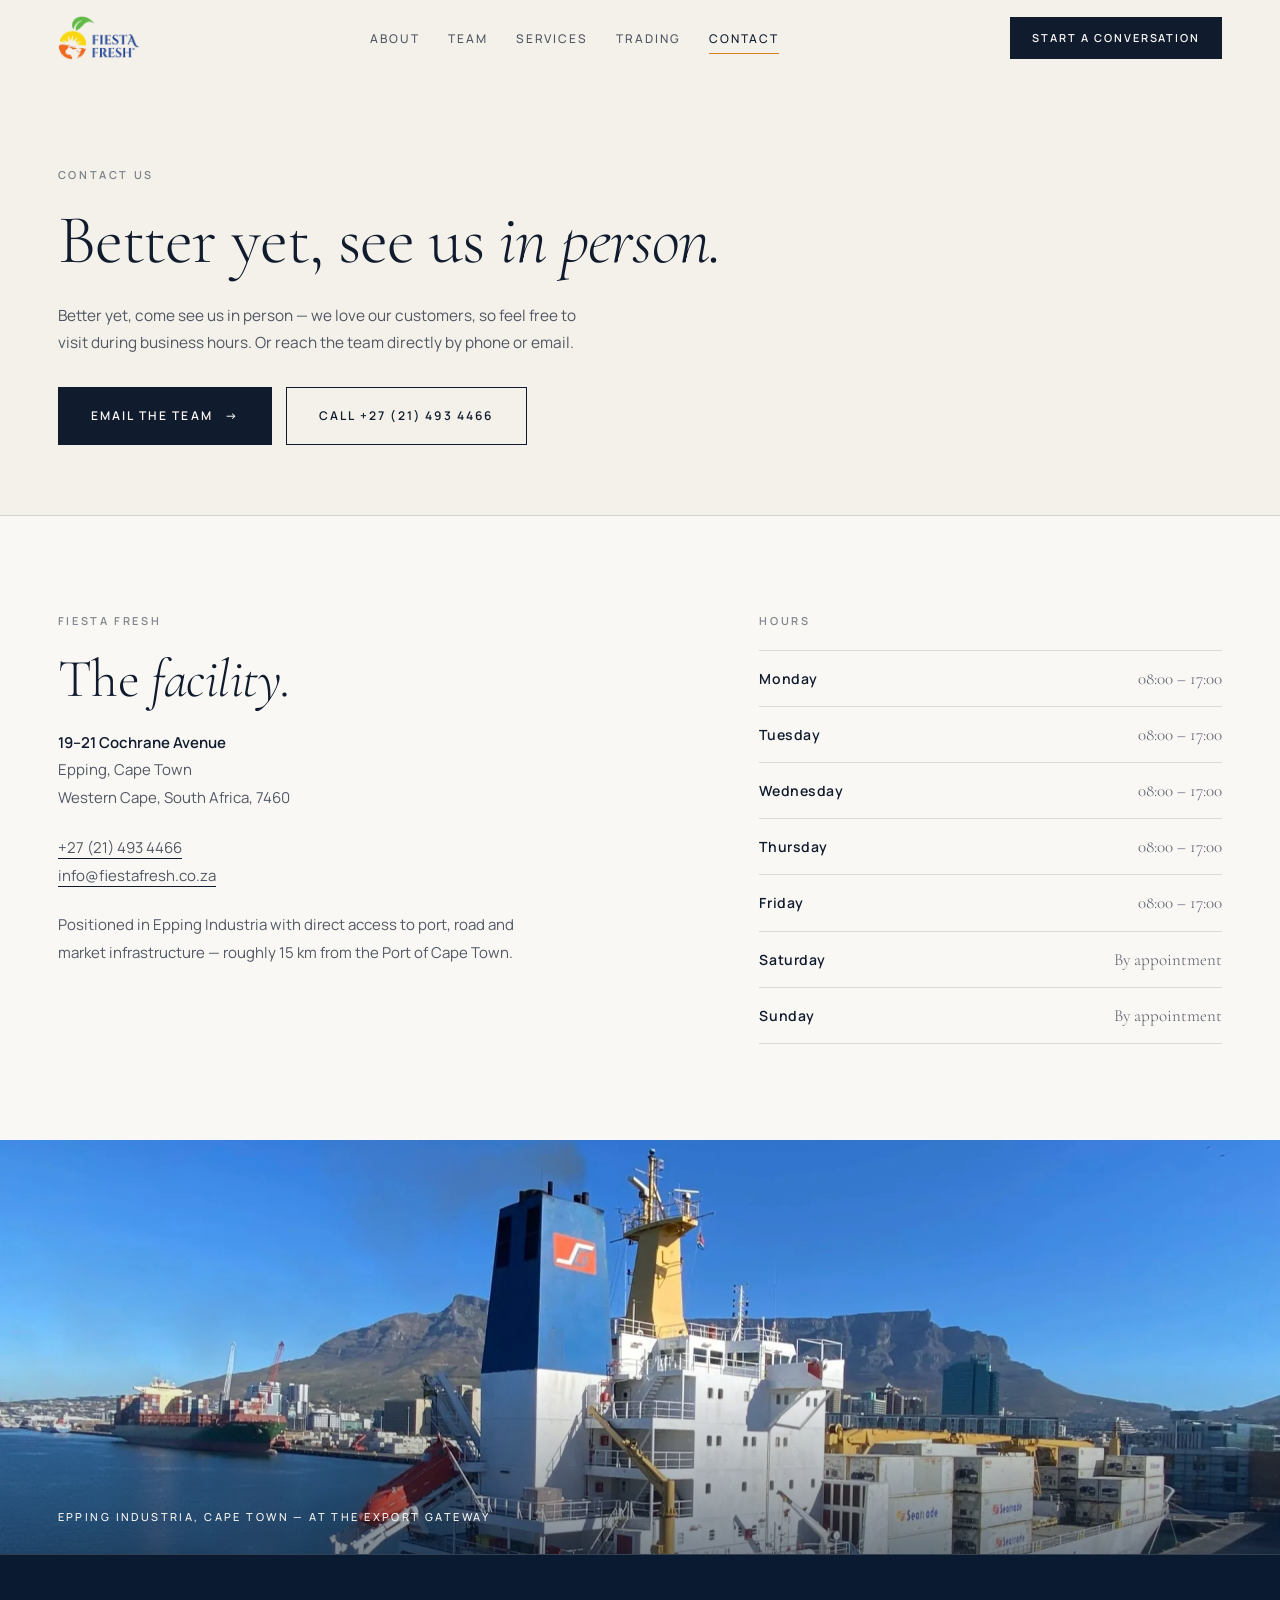
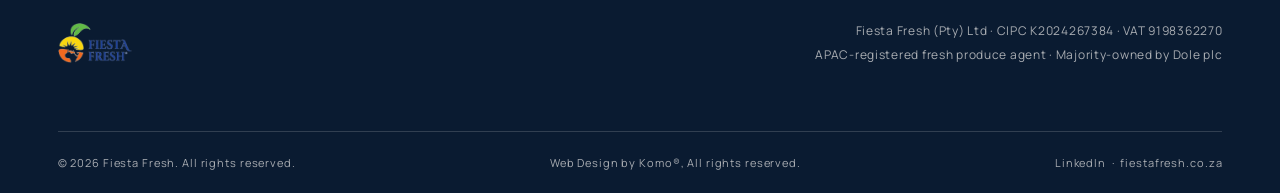
<file: contact.html>
<!DOCTYPE html>
<!--
  FIESTA FRESH — Contact
  Content recreated from fiestafresh.co.za/contact in the redesign v2 style.
  Shares site.css with the other interior pages.
-->
<html lang="en">
<head>
<meta charset="utf-8">
<title>Contact Fiesta Fresh | Trading & Cold Storage Enquiries, Cape Town</title>
<meta name="viewport" content="width=device-width, initial-scale=1">
<meta name="description" content="Get in touch with Fiesta Fresh for trading enquiries or cold storage, reefer plug and logistics services at our Epping, Cape Town facility.">
<link rel="icon" type="image/png" href="assets/favicon.png">
<link rel="preconnect" href="https://fonts.googleapis.com">
<link rel="preconnect" href="https://fonts.gstatic.com" crossorigin>
<link href="https://fonts.googleapis.com/css2?family=Cormorant+Garamond:ital,wght@0,300;0,400;0,500;1,300;1,400&family=Manrope:wght@400;500;600;700&display=swap" rel="stylesheet">
<link rel="stylesheet" href="site.css">
</head>
<body>
<a class="skip-link" href="#main">Skip to content</a>

<header class="nav solid" id="nav">
  <div class="nav-inner">
    <a class="brand" href="index.html"><img src="assets/logo-primary.webp" alt="Fiesta Fresh"></a>
    <nav aria-label="Primary">
      <ul class="nav-links" id="primary-nav">
        <li><a href="about.html">About</a></li>
        <li><a href="team.html">Team</a></li>
        <li><a href="services.html">Services</a></li>
        <li><a href="trading.html">Trading</a></li>
        <li><a href="contact.html" aria-current="page">Contact</a></li>
      </ul>
    </nav>
    <a class="nav-cta" href="contact.html" aria-current="page"><span class="full">Start a conversation</span><span class="short">Contact</span></a>
    <button class="nav-toggle" type="button" aria-expanded="false" aria-controls="primary-nav" aria-label="Toggle menu"><span class="nav-toggle-bars"></span></button>
  </div>
</header>

<main id="main">

  <!-- ============ PAGE HERO ============ -->
  <section class="page-hero">
    <div class="wrap">
      <p class="eyebrow reveal">Contact us</p>
      <h1 class="reveal" data-delay="1">Better yet, see us <em>in person.</em></h1>
      <p class="lede reveal" data-delay="2">
        Better yet, come see us in person — we love our customers, so feel free to visit during
        business hours. Or reach the team directly by phone or email.
      </p>
      <div class="hero-actions reveal" data-delay="3">
        <a class="btn btn-solid" href="mailto:info@fiestafresh.co.za">Email the team <span class="arr">→</span></a>
        <a class="btn btn-ghost" href="tel:+27214934466">Call +27 (21) 493 4466</a>
      </div>
    </div>
  </section>

  <!-- ============ DETAILS + HOURS ============ -->
  <section class="section-pad" id="visit">
    <div class="wrap">
      <div class="split" style="align-items:start">
        <div class="split-copy reveal">
          <p class="eyebrow">Fiesta Fresh</p>
          <h2 class="section-title">The <em>facility.</em></h2>
          <p class="body">
            <strong>19–21 Cochrane Avenue</strong><br>
            Epping, Cape Town<br>
            Western Cape, South Africa, 7460
          </p>
          <p class="body">
            <a href="tel:+27214934466" style="border-bottom:1px solid var(--ink)">+27 (21) 493 4466</a><br>
            <a href="mailto:info@fiestafresh.co.za" style="border-bottom:1px solid var(--ink)">info@fiestafresh.co.za</a>
          </p>
          <p class="body">
            Positioned in Epping Industria with direct access to port, road and market
            infrastructure — roughly 15&nbsp;km from the Port of Cape Town.
          </p>
        </div>
        <div class="split-media reveal" data-delay="1">
          <p class="eyebrow" style="color:var(--ink-50);display:flex;align-items:center;gap:16px;margin-bottom:20px">Hours</p>
          <div class="hours">
            <div class="h-row"><span class="h-day">Monday</span><span class="h-time">08:00 – 17:00</span></div>
            <div class="h-row"><span class="h-day">Tuesday</span><span class="h-time">08:00 – 17:00</span></div>
            <div class="h-row"><span class="h-day">Wednesday</span><span class="h-time">08:00 – 17:00</span></div>
            <div class="h-row"><span class="h-day">Thursday</span><span class="h-time">08:00 – 17:00</span></div>
            <div class="h-row"><span class="h-day">Friday</span><span class="h-time">08:00 – 17:00</span></div>
            <div class="h-row"><span class="h-day">Saturday</span><span class="h-time">By appointment</span></div>
            <div class="h-row"><span class="h-day">Sunday</span><span class="h-time">By appointment</span></div>
          </div>
        </div>
      </div>
    </div>
  </section>

  <!-- ============ LOCATION BANNER ============ -->
  <figure class="media-banner reveal">
    <img data-parallax src="assets/ship-cape-town-harbour.webp" alt="Cape Town harbour with Table Mountain beyond" loading="lazy">
    <figcaption>Epping Industria, Cape Town — at the export gateway</figcaption>
  </figure>



</main>

<!-- ============ FOOTER ============ -->
<footer>
  <div class="wrap">
    <div class="foot-inner">
      <a class="foot-brand" href="index.html" aria-label="Fiesta Fresh — back to homepage"><img src="assets/logo-primary.webp" alt="Fiesta Fresh"></a>

      <p class="foot-meta">
        <span class="fm">Fiesta Fresh (Pty) Ltd</span><span class="dot"> · </span><span class="fm">CIPC K2024267384</span><span class="dot"> · </span><span class="fm">VAT 9198362270</span><br>
        <span class="fm">APAC-registered fresh produce agent</span><span class="dot"> · </span><span class="fm">Majority-owned by Dole plc</span>
      </p>
    </div>
    <div class="foot-legal">
      <p>© 2026 Fiesta Fresh. All rights reserved.</p>
      <p style="text-align:center">Web Design by Komo&reg;, All rights reserved.</p>
      <p><a href="https://www.linkedin.com/company/fiesta-fresh/" target="_blank" rel="noopener">LinkedIn</a><span class="dot"> &nbsp;·&nbsp; </span><a href="https://fiestafresh.co.za" target="_blank" rel="noopener">fiestafresh.co.za</a></p>
    </div>
  </div>
</footer>

<script>
  document.documentElement.classList.add('js');

  /* Nav state */
  const nav = document.getElementById('nav');
  const onScrollNav = () => nav.classList.toggle('scrolled', window.scrollY > 24);
  onScrollNav();
  window.addEventListener('scroll', onScrollNav, {passive:true});

  /* Reveal on scroll */
  const io = new IntersectionObserver((entries) => {
    entries.forEach(e => {
      if (e.isIntersecting) { e.target.classList.add('in'); io.unobserve(e.target); }
    });
  }, {threshold:.12, rootMargin:'0px 0px -8% 0px'});
  document.querySelectorAll('.reveal').forEach(el => io.observe(el));

  /* Gentle parallax on banners */
  const reduced = matchMedia('(prefers-reduced-motion: reduce)').matches;
  const pxEls = document.querySelectorAll('[data-parallax]');
  if (!reduced && pxEls.length) {
    const px = () => {
      pxEls.forEach(el => {
        const r = el.parentElement.getBoundingClientRect();
        if (r.bottom < 0 || r.top > innerHeight) return;
        const p = (r.top + r.height / 2 - innerHeight / 2) / innerHeight;
        el.style.transform = `translateY(${p * -12}%)`;
      });
    };
    px();
    window.addEventListener('scroll', px, {passive:true});
  }
  /* mobile nav toggle */
  (function(){var n=document.getElementById("nav");if(!n)return;var b=n.querySelector(".nav-toggle");if(!b)return;b.addEventListener("click",function(){var o=n.classList.toggle("nav-open");b.setAttribute("aria-expanded",o?"true":"false");});n.querySelectorAll(".nav-links a").forEach(function(a){a.addEventListener("click",function(){n.classList.remove("nav-open");b.setAttribute("aria-expanded","false");});});})();
</script>
</body>
</html>
</file>
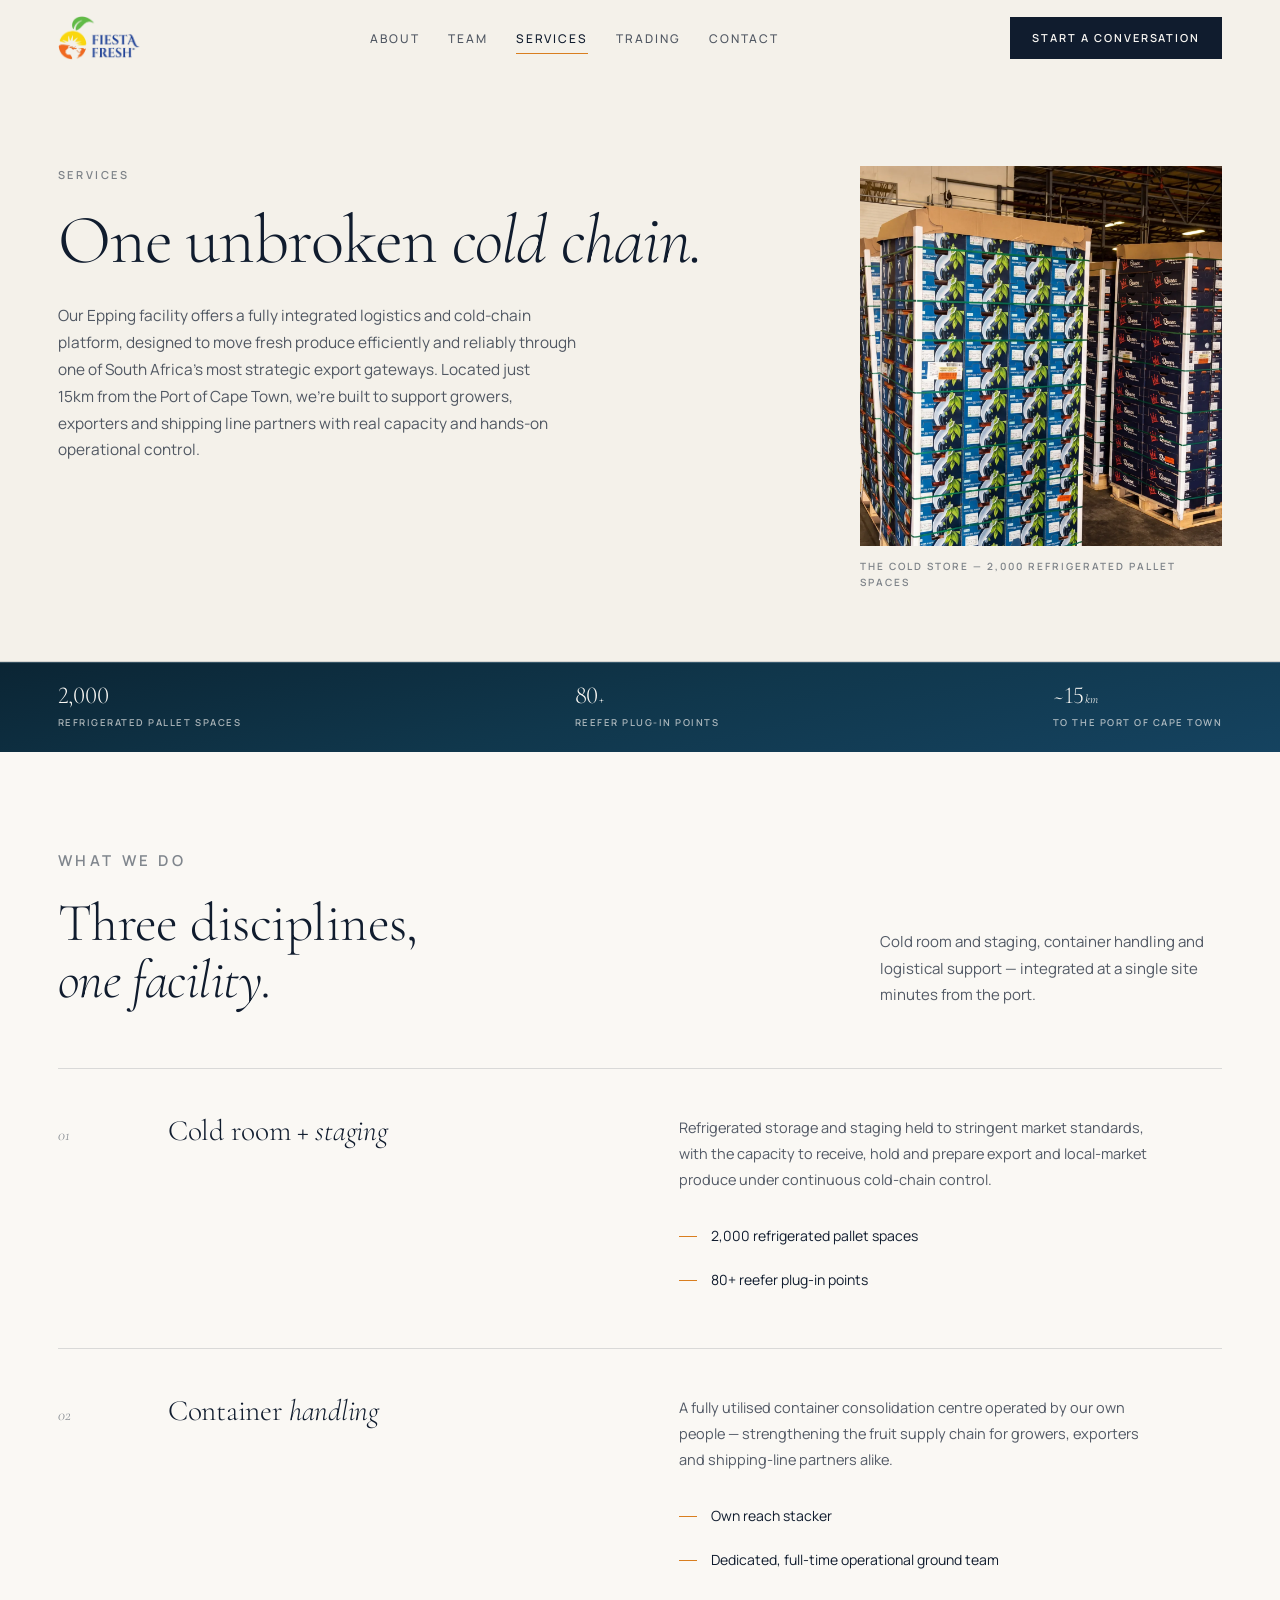
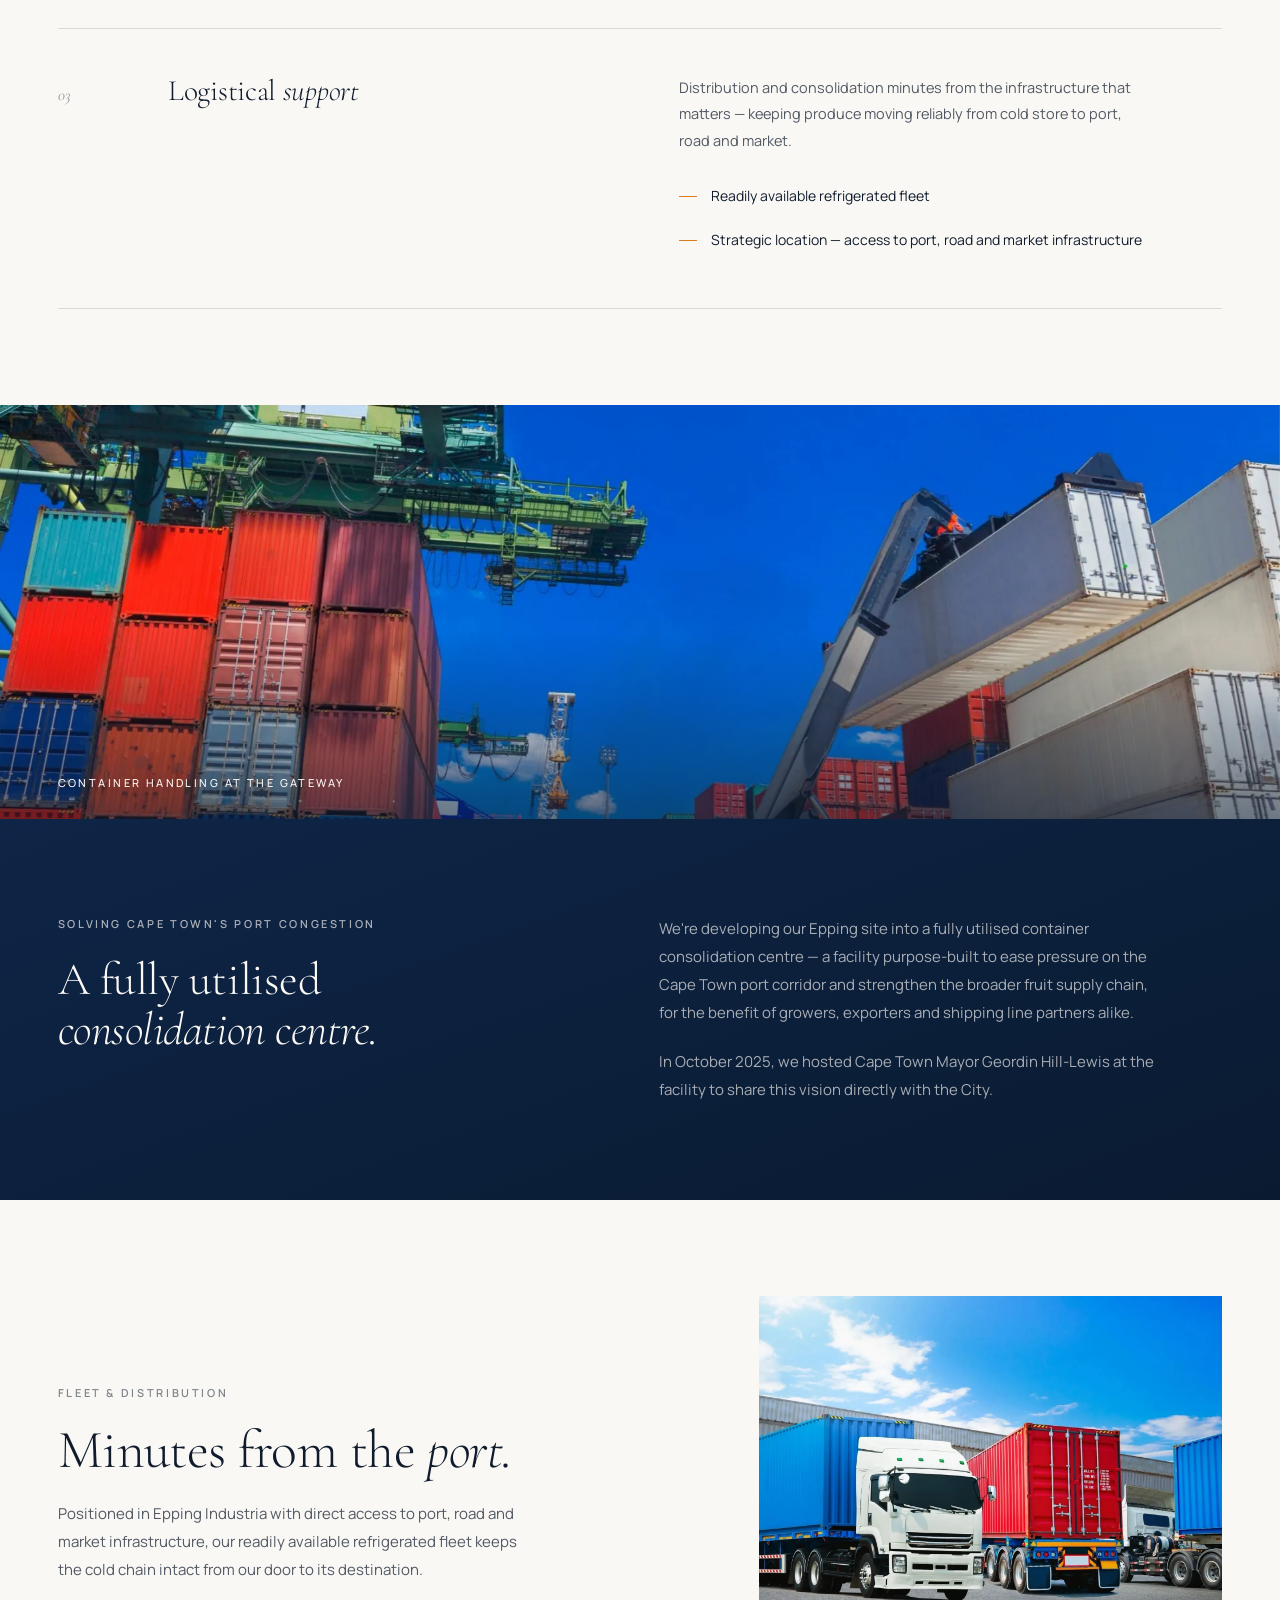
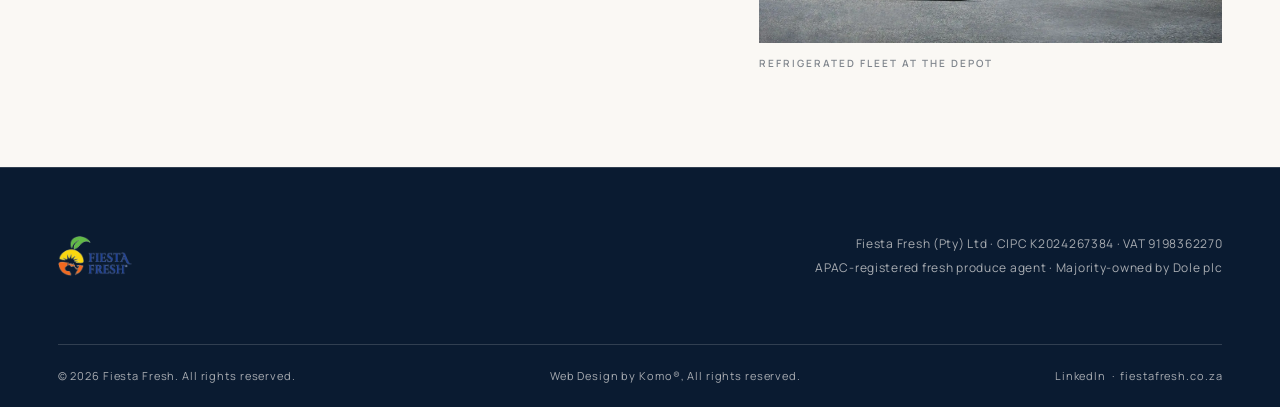
<file: services.html>
<!DOCTYPE html>
<!--
  FIESTA FRESH — Services
  Content recreated from fiestafresh.co.za/services in the redesign v2 style.
  Shares site.css with the other interior pages.
-->
<html lang="en">
<head>
<meta charset="utf-8">
<title>Cold Storage & Logistics Services | Fiesta Fresh, Epping Cape Town</title>
<meta name="viewport" content="width=device-width, initial-scale=1">
<meta name="description" content="Fiesta Fresh operates a 2,000-pallet cold storage and reefer logistics facility in Epping, Cape Town — 15km from the port, supporting fresh produce exporters and retailers.">
<link rel="icon" type="image/png" href="assets/favicon.png">
<link rel="preload" as="image" href="assets/optim.webp" fetchpriority="high">
<link rel="preconnect" href="https://fonts.googleapis.com">
<link rel="preconnect" href="https://fonts.gstatic.com" crossorigin>
<link href="https://fonts.googleapis.com/css2?family=Cormorant+Garamond:ital,wght@0,300;0,400;0,500;1,300;1,400&family=Manrope:wght@400;500;600;700&display=swap" rel="stylesheet">
<link rel="stylesheet" href="site.css">
</head>
<body>
<a class="skip-link" href="#main">Skip to content</a>

<header class="nav solid" id="nav">
  <div class="nav-inner">
    <a class="brand" href="index.html"><img src="assets/logo-primary.webp" alt="Fiesta Fresh"></a>
    <nav aria-label="Primary">
      <ul class="nav-links" id="primary-nav">
        <li><a href="about.html">About</a></li>
        <li><a href="team.html">Team</a></li>
        <li><a href="services.html" aria-current="page">Services</a></li>
        <li><a href="trading.html">Trading</a></li>
        <li><a href="contact.html">Contact</a></li>
      </ul>
    </nav>
    <a class="nav-cta" href="contact.html"><span class="full">Start a conversation</span><span class="short">Contact</span></a>
    <button class="nav-toggle" type="button" aria-expanded="false" aria-controls="primary-nav" aria-label="Toggle menu"><span class="nav-toggle-bars"></span></button>
  </div>
</header>

<main id="main">

  <!-- ============ PAGE HERO ============ -->
  <section class="page-hero">
    <div class="wrap">
      <div class="hero-grid">
        <div class="hero-text">
          <p class="eyebrow reveal">Services</p>
          <h1 class="reveal" data-delay="1">One unbroken <em>cold chain.</em></h1>
          <p class="lede reveal" data-delay="2">
            Our Epping facility offers a fully integrated logistics and cold-chain platform, designed
            to move fresh produce efficiently and reliably through one of South Africa's most strategic
            export gateways. Located just 15km from the Port of Cape Town, we're built to support
            growers, exporters and shipping line partners with real capacity and hands-on operational control.
          </p>
        </div>
        <figure class="hero-media reveal" data-delay="2">
          <img src="assets/optim.webp" alt="Pallets of export fruit cartons inside the Fiesta Fresh cold store" fetchpriority="high">
          <figcaption>The cold store — 2,000 refrigerated pallet spaces</figcaption>
        </figure>
      </div>
    </div>
  </section>

  <!-- ============ STAT STRIP ============ -->
  <div class="stat-strip stat-strip--split">
    <div class="hb-inner wrap">
      <div class="hb-item">
        <span class="hb-val">2,000</span>
        <span class="hb-lbl">Refrigerated pallet spaces</span>
      </div>
      <div class="hb-item">
        <span class="hb-val">80<small>+</small></span>
        <span class="hb-lbl">Reefer plug-in points</span>
      </div>
      <div class="hb-item">
        <span class="hb-val">~15<small>km</small></span>
        <span class="hb-lbl">To the Port of Cape Town</span>
      </div>
    </div>
  </div>

  <!-- ============ SERVICE ROWS ============ -->
  <section class="section-pad" id="services">
    <div class="wrap">
      <div class="section-head reveal">
        <div>
          <p class="eyebrow">What we do</p>
          <h2 class="section-title">Three disciplines, <em>one facility.</em></h2>
        </div>
        <p>Cold room and staging, container handling and logistical support — integrated at a single site minutes from the port.</p>
      </div>

      <div class="rows">
        <div class="row-item reveal" id="cold-room">
          <span class="row-idx">01</span>
          <h3>Cold room <em>+ staging</em></h3>
          <div>
            <p class="row-copy">
              Refrigerated storage and staging held to stringent market standards, with the
              capacity to receive, hold and prepare export and local-market produce under
              continuous cold-chain control.
            </p>
            <ul class="facts">
              <li>2,000 refrigerated pallet spaces</li>
              <li>80+ reefer plug-in points</li>
            </ul>
          </div>
        </div>

        <div class="row-item reveal" id="container-handling">
          <span class="row-idx">02</span>
          <h3>Container <em>handling</em></h3>
          <div>
            <p class="row-copy">
              A fully utilised container consolidation centre operated by our own people —
              strengthening the fruit supply chain for growers, exporters and shipping-line
              partners alike.
            </p>
            <ul class="facts">
              <li>Own reach stacker</li>
              <li>Dedicated, full-time operational ground team</li>
            </ul>
          </div>
        </div>

        <div class="row-item reveal" id="logistics">
          <span class="row-idx">03</span>
          <h3>Logistical <em>support</em></h3>
          <div>
            <p class="row-copy">
              Distribution and consolidation minutes from the infrastructure that matters —
              keeping produce moving reliably from cold store to port, road and market.
            </p>
            <ul class="facts">
              <li>Readily available refrigerated fleet</li>
              <li>Strategic location — access to port, road and market infrastructure</li>
            </ul>
          </div>
        </div>
      </div>
    </div>
  </section>

  <!-- ============ MEDIA BANNER ============ -->
  <figure class="media-banner reveal">
    <img data-parallax src="assets/getty-543990032.webp" alt="Reach stackers handling containers in the yard" loading="lazy">
    <figcaption>Container handling at the gateway</figcaption>
  </figure>

  <!-- ============ KEY ADVANTAGES ============ -->
  <section class="band" id="advantages">
    <div class="wrap">
      <div class="band-inner">
        <div class="band-lead reveal">
          <p class="eyebrow">Solving Cape Town's Port Congestion</p>
          <h2>A fully utilised <em>consolidation centre.</em></h2>
        </div>
        <div class="band-body reveal" data-delay="1">
          <p>
            We're developing our Epping site into a fully utilised container consolidation centre —
            a facility purpose-built to ease pressure on the Cape Town port corridor and strengthen
            the broader fruit supply chain, for the benefit of growers, exporters and shipping
            line partners alike.
          </p>
          <p>
            In October 2025, we hosted Cape Town Mayor Geordin Hill-Lewis at the facility to share
            this vision directly with the City.
          </p>
        </div>
      </div>
    </div>
  </section>

  <!-- ============ FLEET SPLIT ============ -->
  <section class="section-pad">
    <div class="wrap">
      <div class="split">
        <div class="split-copy reveal">
          <p class="eyebrow">Fleet &amp; distribution</p>
          <h2 class="section-title">Minutes from the <em>port.</em></h2>
          <p class="body">
            Positioned in Epping Industria with direct access to port, road and market
            infrastructure, our readily available refrigerated fleet keeps the cold chain
            intact from our door to its destination.
          </p>
        </div>
        <div class="split-media reveal" data-delay="1">
          <figure>
            <img src="assets/depot-trucks.webp" alt="Refrigerated trucks with containers at the distribution depot" loading="lazy">
            <figcaption>Refrigerated fleet at the depot</figcaption>
          </figure>
        </div>
      </div>
    </div>
  </section>



</main>

<!-- ============ FOOTER ============ -->
<footer>
  <div class="wrap">
    <div class="foot-inner">
      <a class="foot-brand" href="index.html" aria-label="Fiesta Fresh — back to homepage"><img src="assets/logo-primary.webp" alt="Fiesta Fresh"></a>

      <p class="foot-meta">
        <span class="fm">Fiesta Fresh (Pty) Ltd</span><span class="dot"> · </span><span class="fm">CIPC K2024267384</span><span class="dot"> · </span><span class="fm">VAT 9198362270</span><br>
        <span class="fm">APAC-registered fresh produce agent</span><span class="dot"> · </span><span class="fm">Majority-owned by Dole plc</span>
      </p>
    </div>
    <div class="foot-legal">
      <p>© 2026 Fiesta Fresh. All rights reserved.</p>
      <p style="text-align:center">Web Design by Komo&reg;, All rights reserved.</p>
      <p><a href="https://www.linkedin.com/company/fiesta-fresh/" target="_blank" rel="noopener">LinkedIn</a><span class="dot"> &nbsp;·&nbsp; </span><a href="https://fiestafresh.co.za" target="_blank" rel="noopener">fiestafresh.co.za</a></p>
    </div>
  </div>
</footer>

<script>
  document.documentElement.classList.add('js');

  /* Nav state */
  const nav = document.getElementById('nav');
  const onScrollNav = () => nav.classList.toggle('scrolled', window.scrollY > 24);
  onScrollNav();
  window.addEventListener('scroll', onScrollNav, {passive:true});

  /* Reveal on scroll */
  const io = new IntersectionObserver((entries) => {
    entries.forEach(e => {
      if (e.isIntersecting) { e.target.classList.add('in'); io.unobserve(e.target); }
    });
  }, {threshold:.12, rootMargin:'0px 0px -8% 0px'});
  document.querySelectorAll('.reveal').forEach(el => io.observe(el));

  /* Gentle parallax on banners */
  const reduced = matchMedia('(prefers-reduced-motion: reduce)').matches;
  const pxEls = document.querySelectorAll('[data-parallax]');
  if (!reduced && pxEls.length) {
    const px = () => {
      pxEls.forEach(el => {
        const r = el.parentElement.getBoundingClientRect();
        if (r.bottom < 0 || r.top > innerHeight) return;
        const p = (r.top + r.height / 2 - innerHeight / 2) / innerHeight;
        el.style.transform = `translateY(${p * -12}%)`;
      });
    };
    px();
    window.addEventListener('scroll', px, {passive:true});
  }
  /* mobile nav toggle */
  (function(){var n=document.getElementById("nav");if(!n)return;var b=n.querySelector(".nav-toggle");if(!b)return;b.addEventListener("click",function(){var o=n.classList.toggle("nav-open");b.setAttribute("aria-expanded",o?"true":"false");});n.querySelectorAll(".nav-links a").forEach(function(a){a.addEventListener("click",function(){n.classList.remove("nav-open");b.setAttribute("aria-expanded","false");});});})();
</script>
</body>
</html>
</file>
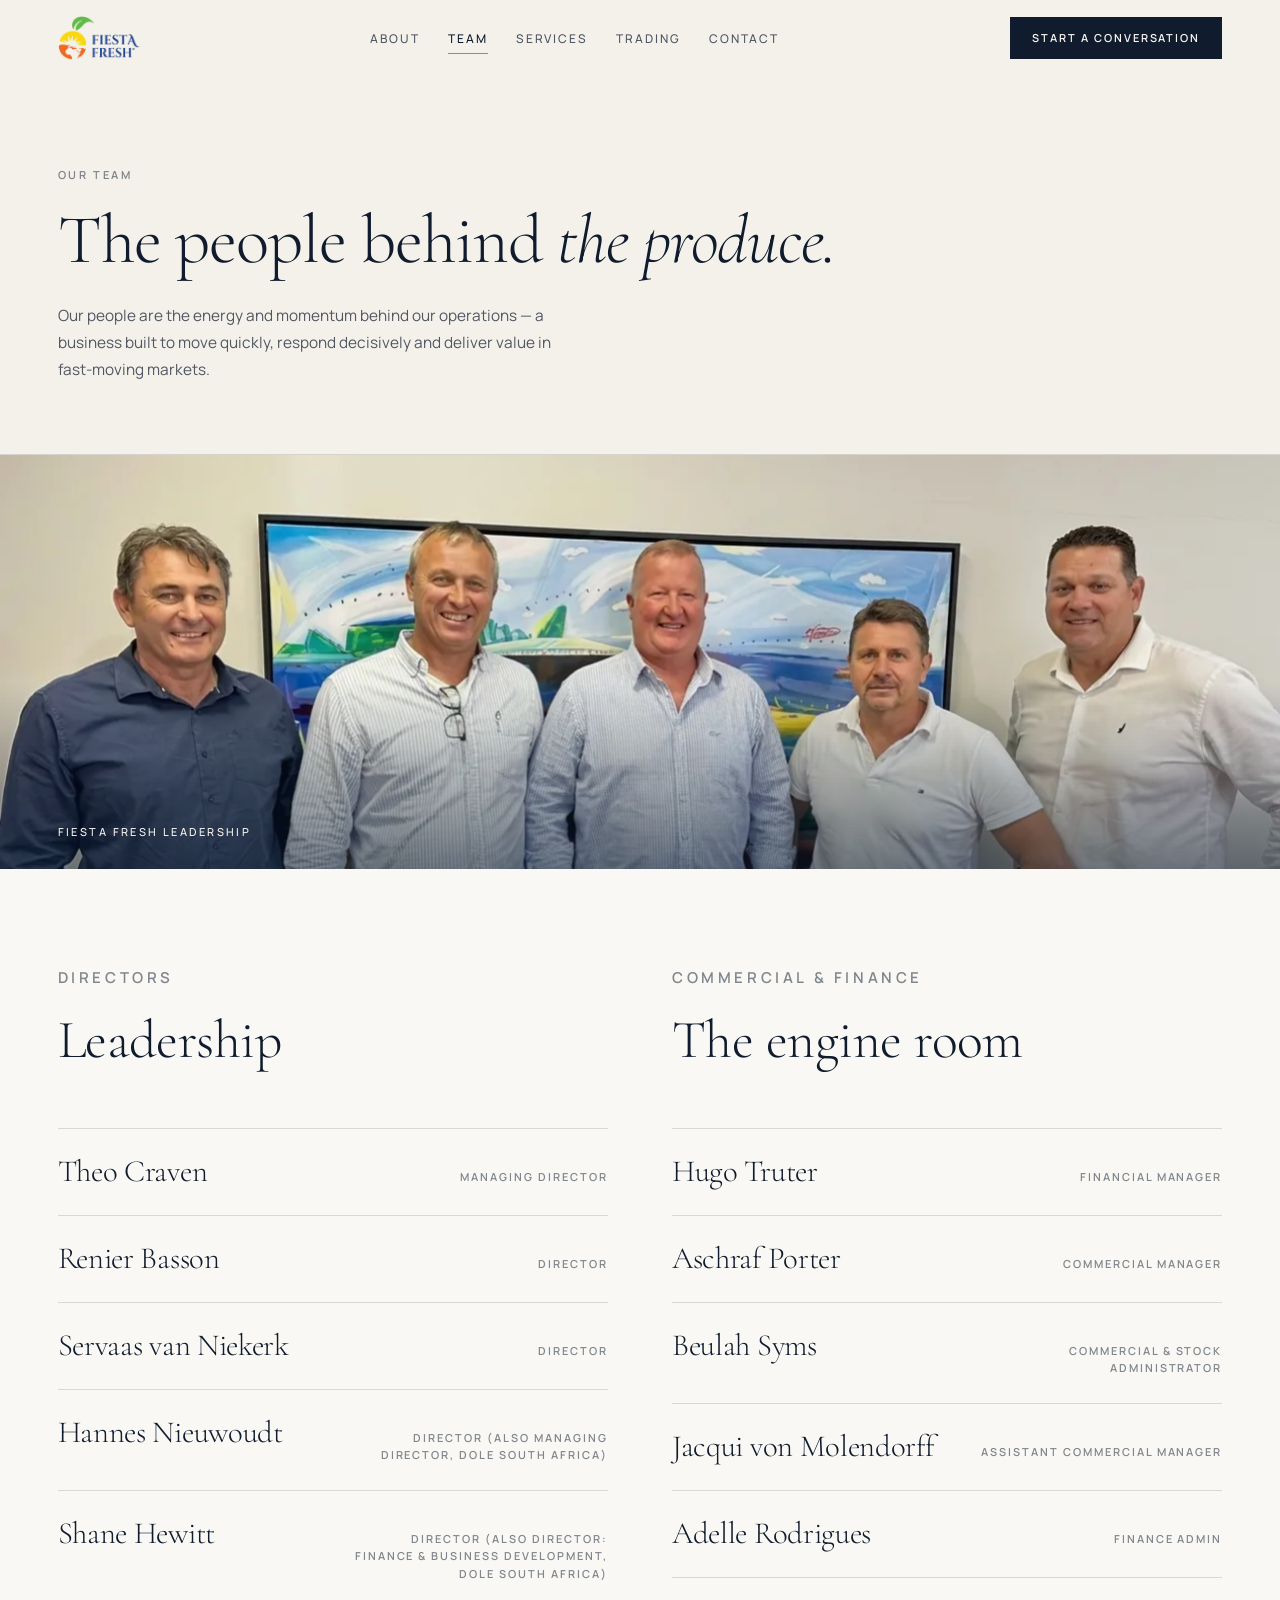
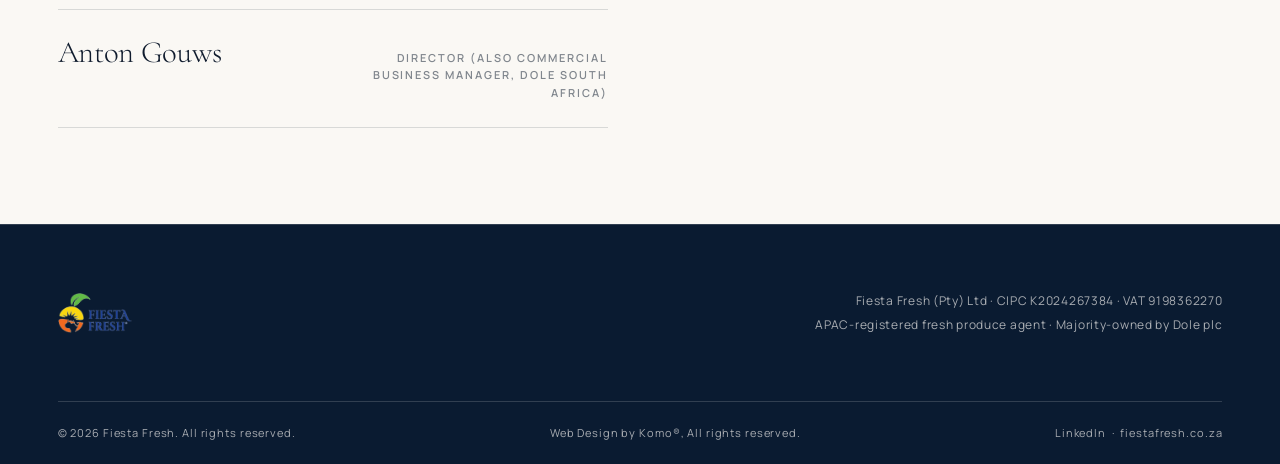
<file: team.html>
<!DOCTYPE html>
<!--
  FIESTA FRESH — Our Team
  Content recreated from fiestafresh.co.za/our-team in the redesign v2 style.
  Shares site.css with the other interior pages.
-->
<html lang="en">
<head>
<meta charset="utf-8">
<title>Our Team | Fiesta Fresh Leadership & Staff</title>
<meta name="viewport" content="width=device-width, initial-scale=1">
<meta name="description" content="Meet the leadership and team behind Fiesta Fresh — Cape Town's Dole-backed fresh produce trading, distribution and cold-storage partner.">
<link rel="icon" type="image/png" href="assets/favicon.png">
<link rel="preconnect" href="https://fonts.googleapis.com">
<link rel="preconnect" href="https://fonts.gstatic.com" crossorigin>
<link href="https://fonts.googleapis.com/css2?family=Cormorant+Garamond:ital,wght@0,300;0,400;0,500;1,300;1,400&family=Manrope:wght@400;500;600;700&display=swap" rel="stylesheet">
<link rel="stylesheet" href="site.css">
</head>
<body>
<a class="skip-link" href="#main">Skip to content</a>

<header class="nav solid" id="nav">
  <div class="nav-inner">
    <a class="brand" href="index.html"><img src="assets/logo-primary.webp" alt="Fiesta Fresh"></a>
    <nav aria-label="Primary">
      <ul class="nav-links" id="primary-nav">
        <li><a href="about.html">About</a></li>
        <li><a href="team.html" aria-current="page">Team</a></li>
        <li><a href="services.html">Services</a></li>
        <li><a href="trading.html">Trading</a></li>
        <li><a href="contact.html">Contact</a></li>
      </ul>
    </nav>
    <a class="nav-cta" href="contact.html"><span class="full">Start a conversation</span><span class="short">Contact</span></a>
    <button class="nav-toggle" type="button" aria-expanded="false" aria-controls="primary-nav" aria-label="Toggle menu"><span class="nav-toggle-bars"></span></button>
  </div>
</header>

<main id="main">

  <!-- ============ PAGE HERO ============ -->
  <section class="page-hero">
    <div class="wrap">
      <p class="eyebrow reveal">Our team</p>
      <h1 class="reveal" data-delay="1">The people behind <em>the produce.</em></h1>
      <p class="lede reveal" data-delay="2">
        Our people are the energy and momentum behind our operations — a business built to
        move quickly, respond decisively and deliver value in fast-moving markets.
      </p>
    </div>
  </section>

  <!-- ============ TEAM PHOTO ============ -->
  <figure class="media-banner reveal">
    <img data-parallax src="assets/guys.webp" alt="The Fiesta Fresh leadership team" loading="lazy">
    <figcaption>Fiesta Fresh leadership</figcaption>
  </figure>

  <!-- ============ DIRECTORS ============ -->
  <section class="section-pad" id="directors">
    <div class="wrap">
      <div class="team-cols">
      <div class="team-group">
        <div class="section-head reveal">
          <div>
            <p class="eyebrow">Directors</p>
            <h2 class="section-title">Leadership</h2>
          </div>
        </div>
        <div class="team-list reveal" data-delay="1">
          <div class="team-member"><span class="team-name">Theo Craven</span><span class="team-role">Managing Director</span></div>
          <div class="team-member"><span class="team-name">Renier Basson</span><span class="team-role">Director</span></div>
          <div class="team-member"><span class="team-name">Servaas van Niekerk</span><span class="team-role">Director</span></div>
          <div class="team-member"><span class="team-name">Hannes Nieuwoudt</span><span class="team-role">Director (also Managing Director, Dole South Africa)</span></div>
          <div class="team-member"><span class="team-name">Shane Hewitt</span><span class="team-role">Director (also Director: Finance &amp; Business Development, Dole South Africa)</span></div>
          <div class="team-member"><span class="team-name">Anton Gouws</span><span class="team-role">Director (also Commercial Business Manager, Dole South Africa)</span></div>
        </div>
      </div>

      <div class="team-group">
        <div class="section-head reveal">
          <div>
            <p class="eyebrow">Commercial &amp; Finance</p>
            <h2 class="section-title">The engine room</h2>
          </div>
        </div>
        <div class="team-list reveal" data-delay="1">
          <div class="team-member"><span class="team-name">Hugo Truter</span><span class="team-role">Financial Manager</span></div>
          <div class="team-member"><span class="team-name">Aschraf Porter</span><span class="team-role">Commercial Manager</span></div>
          <div class="team-member"><span class="team-name">Beulah Syms</span><span class="team-role">Commercial &amp; Stock Administrator</span></div>
          <div class="team-member"><span class="team-name">Jacqui von Molendorff</span><span class="team-role">Assistant Commercial Manager</span></div>
          <div class="team-member"><span class="team-name">Adelle Rodrigues</span><span class="team-role">Finance Admin</span></div>
        </div>
      </div>
      </div>
    </div>
  </section>



</main>

<!-- ============ FOOTER ============ -->
<footer>
  <div class="wrap">
    <div class="foot-inner">
      <a class="foot-brand" href="index.html" aria-label="Fiesta Fresh — back to homepage"><img src="assets/logo-primary.webp" alt="Fiesta Fresh"></a>

      <p class="foot-meta">
        <span class="fm">Fiesta Fresh (Pty) Ltd</span><span class="dot"> · </span><span class="fm">CIPC K2024267384</span><span class="dot"> · </span><span class="fm">VAT 9198362270</span><br>
        <span class="fm">APAC-registered fresh produce agent</span><span class="dot"> · </span><span class="fm">Majority-owned by Dole plc</span>
      </p>
    </div>
    <div class="foot-legal">
      <p>© 2026 Fiesta Fresh. All rights reserved.</p>
      <p style="text-align:center">Web Design by Komo&reg;, All rights reserved.</p>
      <p><a href="https://www.linkedin.com/company/fiesta-fresh/" target="_blank" rel="noopener">LinkedIn</a><span class="dot"> &nbsp;·&nbsp; </span><a href="https://fiestafresh.co.za" target="_blank" rel="noopener">fiestafresh.co.za</a></p>
    </div>
  </div>
</footer>

<script>
  document.documentElement.classList.add('js');

  /* Nav state */
  const nav = document.getElementById('nav');
  const onScrollNav = () => nav.classList.toggle('scrolled', window.scrollY > 24);
  onScrollNav();
  window.addEventListener('scroll', onScrollNav, {passive:true});

  /* Reveal on scroll */
  const io = new IntersectionObserver((entries) => {
    entries.forEach(e => {
      if (e.isIntersecting) { e.target.classList.add('in'); io.unobserve(e.target); }
    });
  }, {threshold:.12, rootMargin:'0px 0px -8% 0px'});
  document.querySelectorAll('.reveal').forEach(el => io.observe(el));

  /* Gentle parallax on banners */
  const reduced = matchMedia('(prefers-reduced-motion: reduce)').matches;
  const pxEls = document.querySelectorAll('[data-parallax]');
  if (!reduced && pxEls.length) {
    const px = () => {
      pxEls.forEach(el => {
        const r = el.parentElement.getBoundingClientRect();
        if (r.bottom < 0 || r.top > innerHeight) return;
        const p = (r.top + r.height / 2 - innerHeight / 2) / innerHeight;
        el.style.transform = `translateY(${p * -12}%)`;
      });
    };
    px();
    window.addEventListener('scroll', px, {passive:true});
  }
  /* mobile nav toggle */
  (function(){var n=document.getElementById("nav");if(!n)return;var b=n.querySelector(".nav-toggle");if(!b)return;b.addEventListener("click",function(){var o=n.classList.toggle("nav-open");b.setAttribute("aria-expanded",o?"true":"false");});n.querySelectorAll(".nav-links a").forEach(function(a){a.addEventListener("click",function(){n.classList.remove("nav-open");b.setAttribute("aria-expanded","false");});});})();
</script>
</body>
</html>
</file>
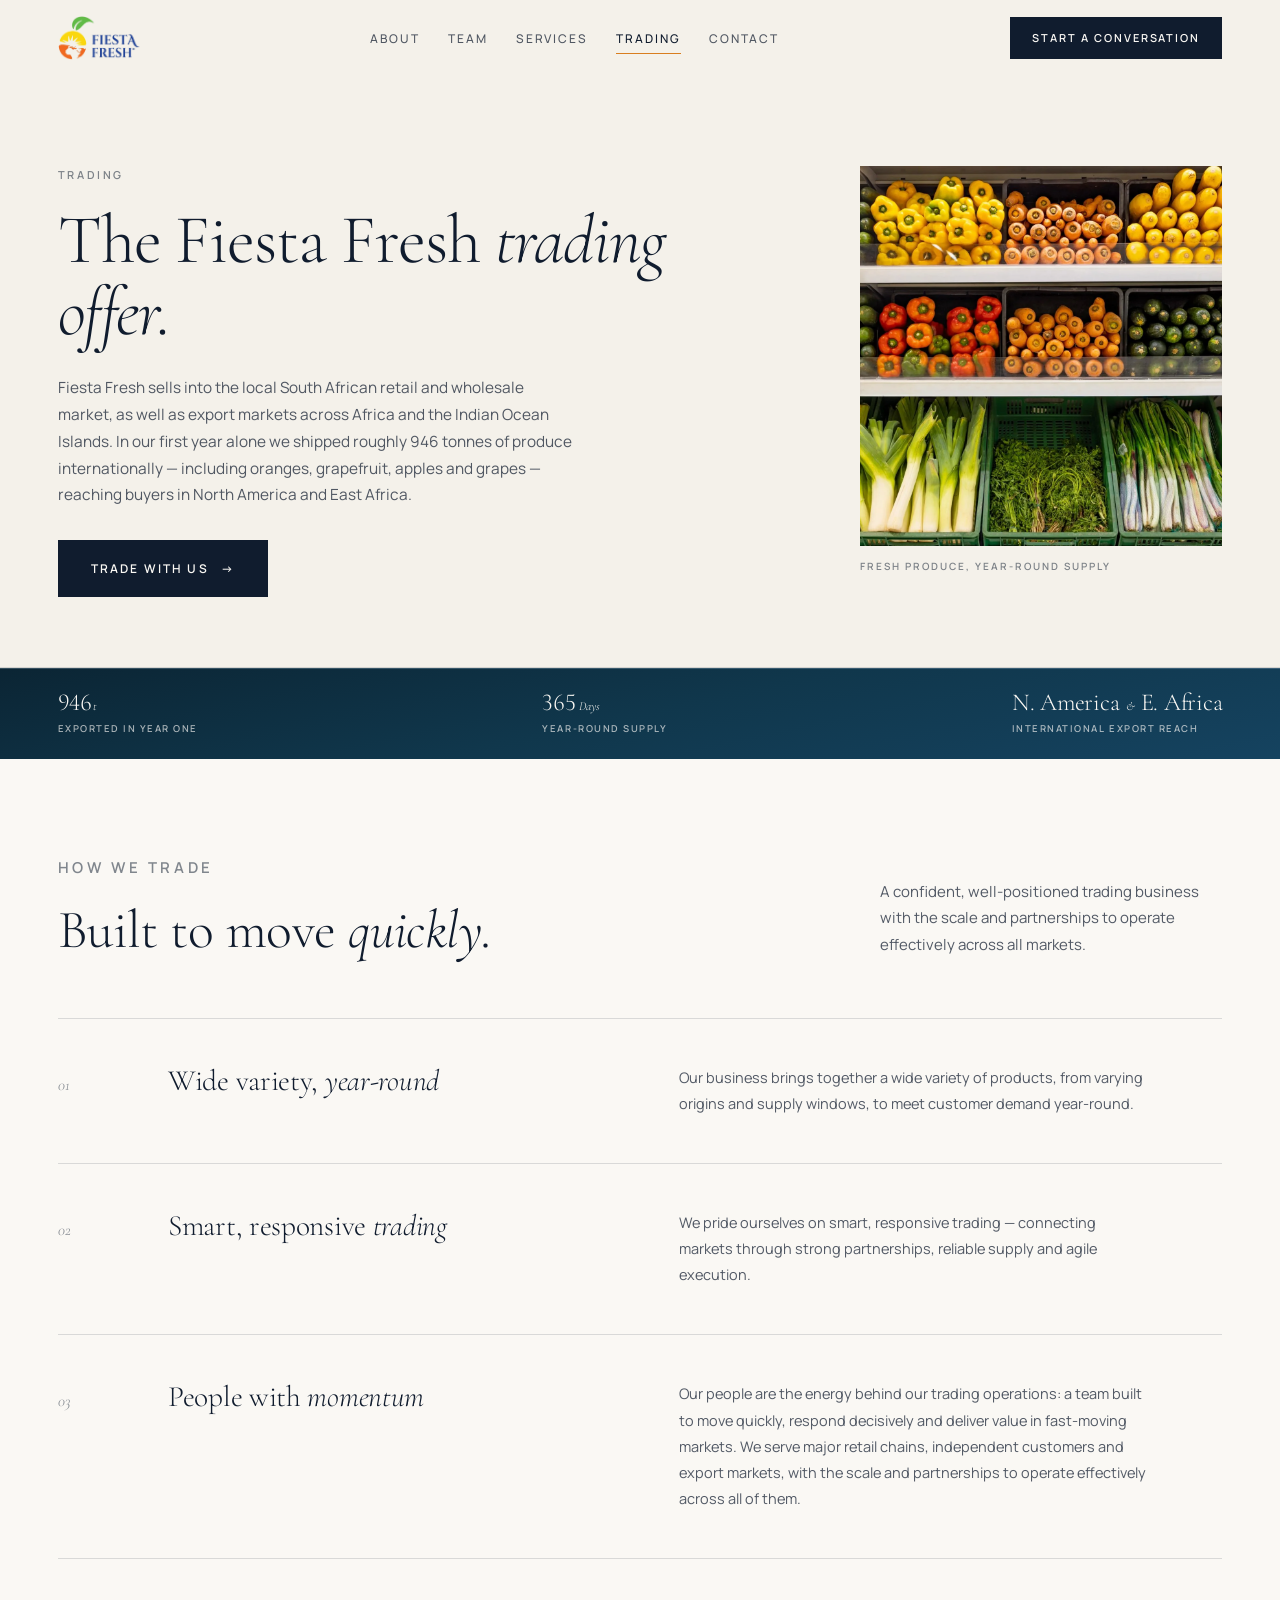
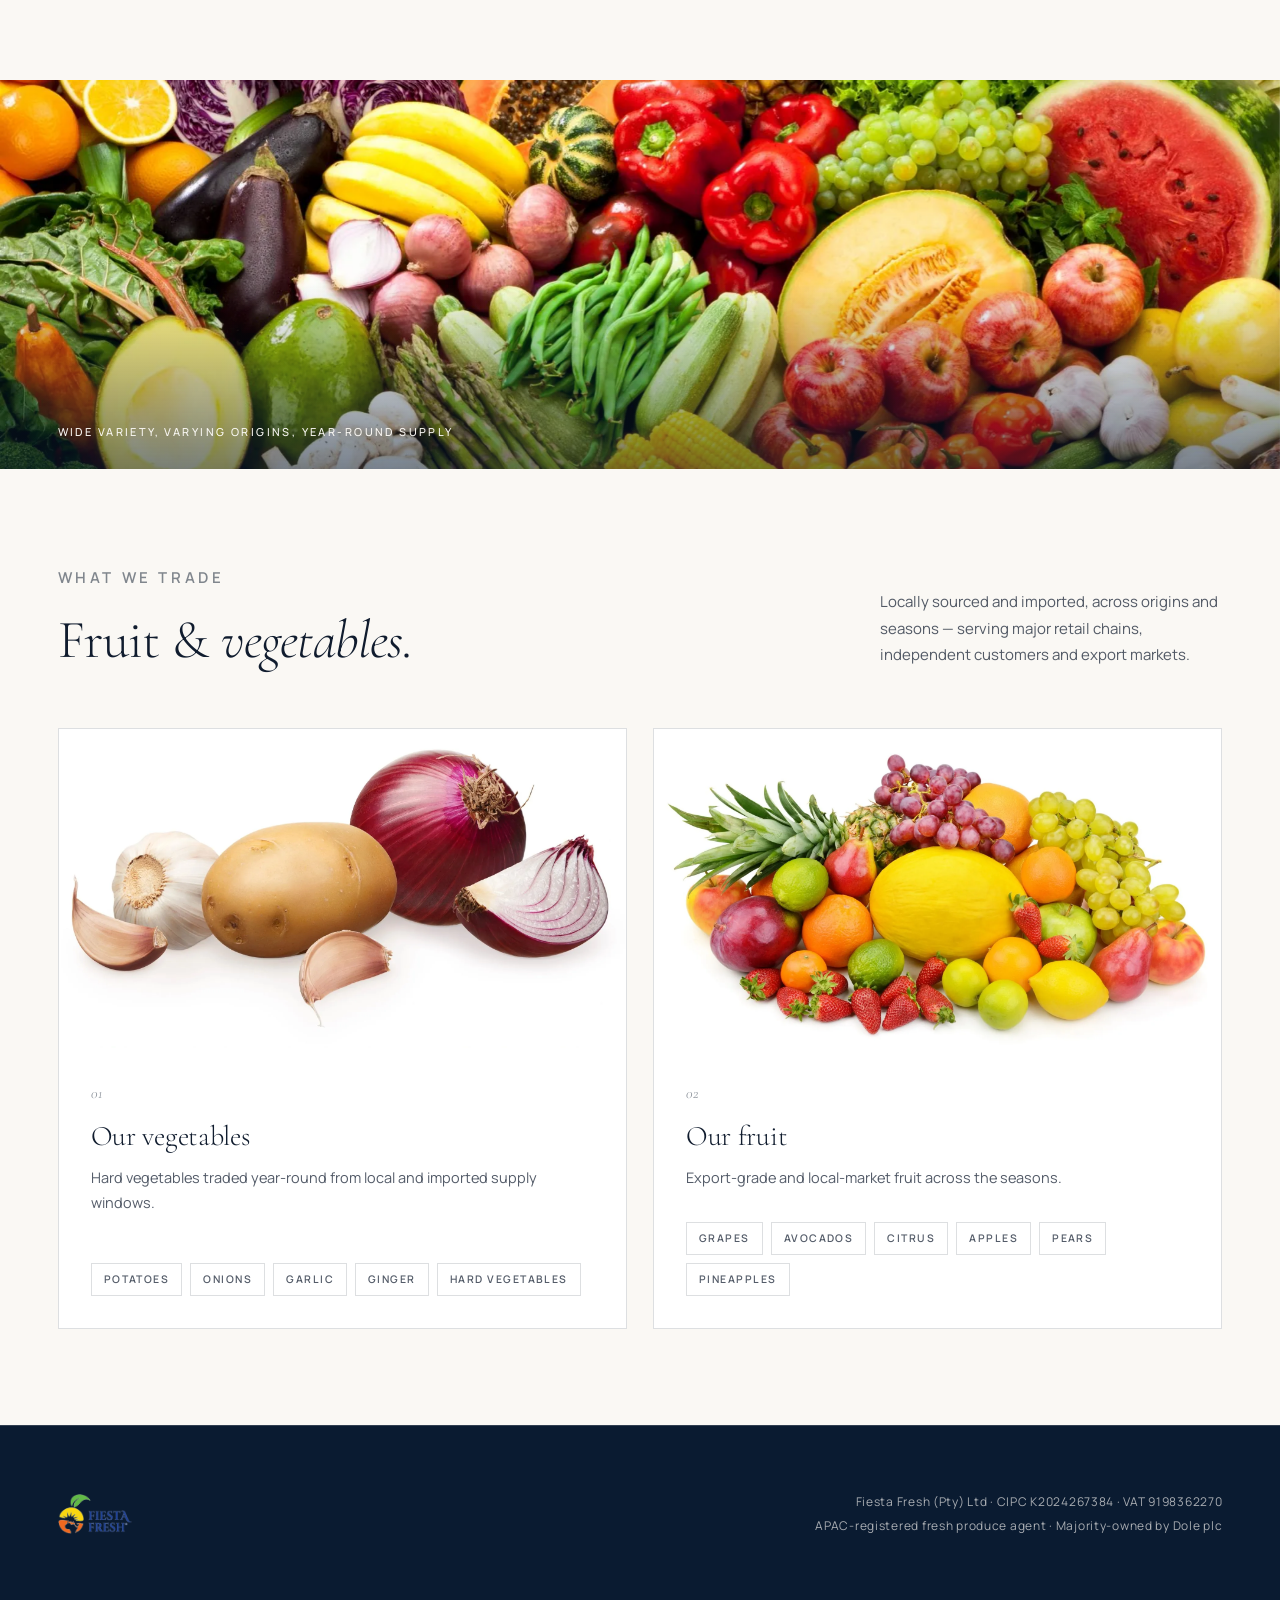
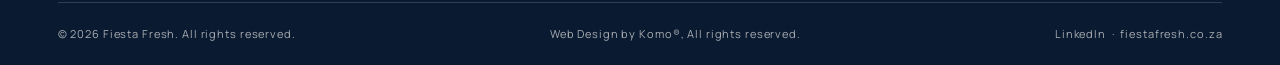
<file: trading.html>
<!DOCTYPE html>
<!--
  FIESTA FRESH — Trading
  Content recreated from fiestafresh.co.za/trading in the redesign v2 style.
  Shares site.css with the other interior pages.
-->
<html lang="en">
<head>
<meta charset="utf-8">
<title>Fresh Produce Trading | Fruit & Vegetables | Fiesta Fresh South Africa</title>
<meta name="viewport" content="width=device-width, initial-scale=1">
<meta name="description" content="Fiesta Fresh trades fresh fruit and vegetables — local and imported — to retail chains, independent buyers and export markets across Africa, the Indian Ocean Islands and beyond.">
<link rel="icon" type="image/png" href="assets/favicon.png">
<link rel="preload" as="image" href="assets/getty-1976220529.webp" fetchpriority="high">
<link rel="preconnect" href="https://fonts.googleapis.com">
<link rel="preconnect" href="https://fonts.gstatic.com" crossorigin>
<link href="https://fonts.googleapis.com/css2?family=Cormorant+Garamond:ital,wght@0,300;0,400;0,500;1,300;1,400&family=Manrope:wght@400;500;600;700&display=swap" rel="stylesheet">
<link rel="stylesheet" href="site.css">
</head>
<body>
<a class="skip-link" href="#main">Skip to content</a>

<header class="nav solid" id="nav">
  <div class="nav-inner">
    <a class="brand" href="index.html"><img src="assets/logo-primary.webp" alt="Fiesta Fresh"></a>
    <nav aria-label="Primary">
      <ul class="nav-links" id="primary-nav">
        <li><a href="about.html">About</a></li>
        <li><a href="team.html">Team</a></li>
        <li><a href="services.html">Services</a></li>
        <li><a href="trading.html" aria-current="page">Trading</a></li>
        <li><a href="contact.html">Contact</a></li>
      </ul>
    </nav>
    <a class="nav-cta" href="contact.html"><span class="full">Start a conversation</span><span class="short">Contact</span></a>
    <button class="nav-toggle" type="button" aria-expanded="false" aria-controls="primary-nav" aria-label="Toggle menu"><span class="nav-toggle-bars"></span></button>
  </div>
</header>

<main id="main">

  <!-- ============ PAGE HERO ============ -->
  <section class="page-hero">
    <div class="wrap">
      <div class="hero-grid">
        <div class="hero-text">
          <p class="eyebrow reveal">Trading</p>
          <h1 class="reveal" data-delay="1">The Fiesta Fresh <em>trading offer.</em></h1>
          <p class="lede reveal" data-delay="2">
            Fiesta Fresh sells into the local South African retail and wholesale market, as well as
            export markets across Africa and the Indian Ocean Islands. In our first year alone we
            shipped roughly 946 tonnes of produce internationally — including oranges, grapefruit,
            apples and grapes — reaching buyers in North America and East Africa.
          </p>
          <div class="hero-actions reveal" data-delay="3">
            <a class="btn btn-solid" href="contact.html">Trade with us <span class="arr">→</span></a>
          </div>
        </div>
        <figure class="hero-media reveal" data-delay="2">
          <img src="assets/getty-1976220529.webp" alt="Fresh fruit and vegetables merchandised on retail shelving" fetchpriority="high">
          <figcaption>Fresh produce, year-round supply</figcaption>
        </figure>
      </div>
    </div>
  </section>

  <!-- ============ STAT STRIP ============ -->
  <div class="stat-strip stat-strip--split">
    <div class="hb-inner wrap">
      <div class="hb-item">
        <span class="hb-val">946<small>t</small></span>
        <span class="hb-lbl">Exported in year one</span>
      </div>
      <div class="hb-item">
        <span class="hb-val">365<small> Days</small></span>
        <span class="hb-lbl">Year-round supply</span>
      </div>
      <div class="hb-item">
        <span class="hb-val">N. America <small>&amp;</small> E. Africa</span>
        <span class="hb-lbl">International export reach</span>
      </div>
    </div>
  </div>


  <!-- ============ TRADING PRINCIPLES ============ -->
  <section class="section-pad" id="offer">
    <div class="wrap">
      <div class="section-head reveal">
        <div>
          <p class="eyebrow">How we trade</p>
          <h2 class="section-title">Built to move <em>quickly.</em></h2>
        </div>
        <p>A confident, well-positioned trading business with the scale and partnerships to operate effectively across all markets.</p>
      </div>

      <div class="rows">
        <div class="row-item reveal">
          <span class="row-idx">01</span>
          <h3>Wide variety, <em>year-round</em></h3>
          <p class="row-copy">
            Our business brings together a wide variety of products, from varying origins and supply
            windows, to meet customer demand year-round.
          </p>
        </div>
        <div class="row-item reveal">
          <span class="row-idx">02</span>
          <h3>Smart, responsive <em>trading</em></h3>
          <p class="row-copy">
            We pride ourselves on smart, responsive trading — connecting markets through strong
            partnerships, reliable supply and agile execution.
          </p>
        </div>
        <div class="row-item reveal">
          <span class="row-idx">03</span>
          <h3>People with <em>momentum</em></h3>
          <p class="row-copy">
            Our people are the energy behind our trading operations: a team built to move quickly,
            respond decisively and deliver value in fast-moving markets. We serve major retail chains,
            independent customers and export markets, with the scale and partnerships to operate
            effectively across all of them.
          </p>
        </div>
      </div>
    </div>
  </section>

  <!-- ============ MEDIA BANNER ============ -->
  <figure class="media-banner reveal">
    <img data-parallax src="assets/getty-139496979.webp" alt="A spread of fresh fruit and vegetables" loading="lazy">
    <figcaption>Wide variety, varying origins, year-round supply</figcaption>
  </figure>

  <!-- ============ PRODUCE ============ -->
  <section class="section-pad" id="produce">
    <div class="wrap">
      <div class="section-head reveal">
        <div>
          <p class="eyebrow">What we trade</p>
          <h2 class="section-title">Fruit &amp; <em>vegetables.</em></h2>
        </div>
        <p>Locally sourced and imported, across origins and seasons — serving major retail chains, independent customers and export markets.</p>
      </div>

      <div class="produce">
        <article class="produce-card reveal">
          <div class="pc-media">
            <img src="assets/getty-898874064.webp" alt="Potatoes, red onions and garlic" loading="lazy">
          </div>
          <div class="pc-body">
            <p class="pc-idx">01 </p>
            <h3>Our vegetables</h3>
            <p>Hard vegetables traded year-round from local and imported supply windows.</p>
            <div class="pc-tags">
              <span>Potatoes</span><span>Onions</span><span>Garlic</span><span>Ginger</span><span>Hard vegetables</span>
            </div>
          </div>
        </article>

        <article class="produce-card reveal" data-delay="1">
          <div class="pc-media">
            <img src="assets/getty-478313772.webp" alt="Grapes, citrus, apples, pears and pineapples" loading="lazy">
          </div>
          <div class="pc-body">
            <p class="pc-idx">02 </p>
            <h3>Our fruit</h3>
            <p>Export-grade and local-market fruit across the seasons.</p>
            <div class="pc-tags">
              <span>Grapes</span><span>Avocados</span><span>Citrus</span><span>Apples</span><span>Pears</span><span>Pineapples</span>
            </div>
          </div>
        </article>
      </div>
    </div>
  </section>



</main>

<!-- ============ FOOTER ============ -->
<footer>
  <div class="wrap">
    <div class="foot-inner">
      <a class="foot-brand" href="index.html" aria-label="Fiesta Fresh — back to homepage"><img src="assets/logo-primary.webp" alt="Fiesta Fresh"></a>

      <p class="foot-meta">
        <span class="fm">Fiesta Fresh (Pty) Ltd</span><span class="dot"> · </span><span class="fm">CIPC K2024267384</span><span class="dot"> · </span><span class="fm">VAT 9198362270</span><br>
        <span class="fm">APAC-registered fresh produce agent</span><span class="dot"> · </span><span class="fm">Majority-owned by Dole plc</span>
      </p>
    </div>
    <div class="foot-legal">
      <p>© 2026 Fiesta Fresh. All rights reserved.</p>
      <p style="text-align:center">Web Design by Komo&reg;, All rights reserved.</p>
      <p><a href="https://www.linkedin.com/company/fiesta-fresh/" target="_blank" rel="noopener">LinkedIn</a><span class="dot"> &nbsp;·&nbsp; </span><a href="https://fiestafresh.co.za" target="_blank" rel="noopener">fiestafresh.co.za</a></p>
    </div>
  </div>
</footer>

<script>
  document.documentElement.classList.add('js');

  /* Nav state */
  const nav = document.getElementById('nav');
  const onScrollNav = () => nav.classList.toggle('scrolled', window.scrollY > 24);
  onScrollNav();
  window.addEventListener('scroll', onScrollNav, {passive:true});

  /* Reveal on scroll */
  const io = new IntersectionObserver((entries) => {
    entries.forEach(e => {
      if (e.isIntersecting) { e.target.classList.add('in'); io.unobserve(e.target); }
    });
  }, {threshold:.12, rootMargin:'0px 0px -8% 0px'});
  document.querySelectorAll('.reveal').forEach(el => io.observe(el));

  /* Gentle parallax on banners */
  const reduced = matchMedia('(prefers-reduced-motion: reduce)').matches;
  const pxEls = document.querySelectorAll('[data-parallax]');
  if (!reduced && pxEls.length) {
    const px = () => {
      pxEls.forEach(el => {
        const r = el.parentElement.getBoundingClientRect();
        if (r.bottom < 0 || r.top > innerHeight) return;
        const p = (r.top + r.height / 2 - innerHeight / 2) / innerHeight;
        el.style.transform = `translateY(${p * -12}%)`;
      });
    };
    px();
    window.addEventListener('scroll', px, {passive:true});
  }
  /* mobile nav toggle */
  (function(){var n=document.getElementById("nav");if(!n)return;var b=n.querySelector(".nav-toggle");if(!b)return;b.addEventListener("click",function(){var o=n.classList.toggle("nav-open");b.setAttribute("aria-expanded",o?"true":"false");});n.querySelectorAll(".nav-links a").forEach(function(a){a.addEventListener("click",function(){n.classList.remove("nav-open");b.setAttribute("aria-expanded","false");});});})();
</script>
</body>
</html>
</file>
<file: site.css>
/*
  FIESTA FRESH — shared stylesheet for interior pages
  (about / team / services / trading / contact)
  Design system copied from 01-gateway.html v2:
  editorial-luxury. Cormorant Garamond display serif + Manrope grotesque. Warm paper,
  deep ink navy, one restrained amber accent. Zero border-radius. Hairline rules.
*/
:root{
  --paper:#FAF8F4;
  --paper-dim:#F3F0E9;
  --ink:#101C2E;
  --ink-70:rgba(16,28,46,.72);
  --ink-50:rgba(16,28,46,.52);
  --line:rgba(16,28,46,.14);
  --navy-0:#0A1B31;
  --navy-1:#0E2547;
  --navy-2:#14315C;
  --amber:#D97E1F;
  --white-dim:rgba(250,248,244,.66);
  --white-line:rgba(250,248,244,.16);
  --hero-tint:#F4F1EA;
  --serif:"Cormorant Garamond",Georgia,serif;
  --sans:"Manrope",Helvetica,Arial,sans-serif;
  --max:1320px;
  --pad:clamp(20px,4.5vw,64px);
}
*,*::before,*::after{box-sizing:border-box;margin:0;padding:0}
html{scroll-behavior:smooth;scroll-padding-top:76px}
body{
  background:var(--paper);
  color:var(--ink);
  font-family:var(--sans);
  font-size:16px;
  line-height:1.6;
  -webkit-font-smoothing:antialiased;
  text-rendering:optimizeLegibility;
  overflow-x:hidden;
}
img{display:block;max-width:100%}
a{color:inherit;text-decoration:none}
::selection{background:var(--ink);color:var(--paper)}

.skip-link{
  position:absolute;left:16px;top:-60px;z-index:200;
  background:var(--ink);color:var(--paper);
  padding:10px 18px;font-size:12px;letter-spacing:.14em;text-transform:uppercase;
  transition:top .2s ease;
}
.skip-link:focus{top:12px}

:focus-visible{outline:2px solid var(--amber);outline-offset:3px}

.wrap{width:100%;max-width:var(--max);margin:0 auto;padding-left:var(--pad);padding-right:var(--pad)}

.eyebrow{
  font-family:var(--sans);
  font-size:11px;
  font-weight:600;
  letter-spacing:.24em;
  text-transform:uppercase;
}
.rule{width:44px;height:1px;background:currentColor;opacity:.5}

/* ---------- Nav ---------- */
.nav{
  position:fixed;inset:0 0 auto 0;z-index:100;
  transition:background .35s ease,border-color .35s ease,backdrop-filter .35s ease;
  border-bottom:1px solid transparent;
}
.nav.scrolled{
  background:rgba(244,241,234,.94); /* off-white, matches page hero */
  backdrop-filter:blur(12px);
  border-bottom-color:var(--line);
}
.nav-inner{
  max-width:var(--max);margin:0 auto;
  padding:0 var(--pad);
  height:76px;
  position:relative;
  display:flex;align-items:center;justify-content:space-between;gap:24px;
}
.brand{display:inline-flex;align-items:center;white-space:nowrap}
.brand img{height:44px;width:auto;display:block}
@media (max-width:560px){
  .brand img{height:36px}
}
.nav-links{display:flex;align-items:center;gap:clamp(16px,2.2vw,32px);list-style:none}
.nav-links a{
  font-size:12px;font-weight:500;letter-spacing:.16em;text-transform:uppercase;
  color:var(--ink-70);
  padding:6px 0;
  border-bottom:1px solid transparent;
  transition:color .25s ease,border-color .25s ease;
}
.nav-links a:hover{color:var(--ink);border-bottom-color:var(--ink)}
.nav-links a[aria-current="page"]{color:var(--ink);border-bottom-color:var(--amber)}
.nav-cta{
  font-size:11px;font-weight:600;letter-spacing:.18em;text-transform:uppercase;
  color:var(--paper);background:var(--ink);
  padding:12px 22px;
  white-space:nowrap;
  transition:background .25s ease,transform .15s ease;
}
.nav-cta:hover{background:var(--navy-2)}
.nav-cta:active{transform:translateY(1px)}
.nav-cta .short{display:none}
.nav-toggle{
  display:none;width:44px;height:44px;
  align-items:center;justify-content:center;
  background:none;border:0;padding:0;margin:0;cursor:pointer;color:var(--ink);
}
.nav-toggle-bars,.nav-toggle-bars::before,.nav-toggle-bars::after{
  content:"";display:block;width:22px;height:2px;background:currentColor;
  transition:transform .25s ease,opacity .2s ease,background .2s ease;
}
.nav-toggle-bars{position:relative}
.nav-toggle-bars::before{position:absolute;left:0;top:-7px}
.nav-toggle-bars::after{position:absolute;left:0;top:7px}
.nav.nav-open .nav-toggle-bars{background:transparent}
.nav.nav-open .nav-toggle-bars::before{transform:translateY(7px) rotate(45deg)}
.nav.nav-open .nav-toggle-bars::after{transform:translateY(-7px) rotate(-45deg)}
@media (max-width:1020px){
  .nav-toggle{display:inline-flex}
  .nav-cta{margin-left:auto}
  .nav-links{
    display:flex;flex-direction:column;align-items:stretch;gap:0;
    position:absolute;top:100%;left:0;right:0;
    padding:6px var(--pad) 14px;
    background:var(--paper);border-bottom:1px solid var(--line);
    box-shadow:0 18px 30px -20px rgba(0,0,0,.35);
    opacity:0;visibility:hidden;transform:translateY(-10px);
    transition:opacity .28s ease,transform .28s ease,visibility .28s ease;
  }
  .nav-links a{display:block;padding:15px 2px;font-size:13px;border-bottom:1px solid var(--line)}
  .nav-links li:last-child a{border-bottom:0}
  .nav.nav-open{background:var(--paper);backdrop-filter:blur(12px);border-bottom-color:var(--line)}
  .nav.nav-open .nav-links{opacity:1;visibility:visible;transform:none}
}
@media (max-width:560px){
  .nav-inner{height:64px}
  .nav-cta{font-size:10px;padding:11px 16px;letter-spacing:.14em}
  .nav-cta .full{display:none}
  .nav-cta .short{display:inline}
}

/* ---------- Buttons ---------- */
.btn{
  display:inline-flex;align-items:center;gap:12px;
  font-family:var(--sans);
  font-size:12px;font-weight:600;letter-spacing:.18em;text-transform:uppercase;
  padding:18px 32px;
  border:1px solid var(--ink);
  cursor:pointer;
  transition:background .28s ease,color .28s ease,border-color .28s ease,transform .15s ease;
}
.btn:active{transform:translateY(1px)}
.btn .arr{transition:transform .28s ease}
.btn:hover .arr{transform:translateX(5px)}
.btn-solid{background:var(--ink);color:var(--paper);border-color:var(--ink)}
.btn-solid:hover{background:var(--amber);border-color:var(--amber);color:var(--ink)}
.btn-ghost{background:transparent;color:var(--ink)}
.btn-ghost:hover{background:var(--ink);color:var(--paper)}
.btn-light{background:var(--paper);color:var(--ink);border-color:var(--paper)}
.btn-light:hover{background:var(--amber);border-color:var(--amber);color:var(--paper)}
.btn-outline-light{background:transparent;color:var(--paper);border-color:rgba(250,248,244,.4)}
.btn-outline-light:hover{border-color:var(--paper);background:rgba(250,248,244,.06)}
@media (max-width:560px){
  .btn{font-size:10px;padding:15px 20px;letter-spacing:.14em}
}

/* ---------- Page hero (interior) ---------- */
.page-hero{
  position:relative;
  overflow:hidden;
  background:var(--hero-tint);
  padding:calc(76px + clamp(48px,7vw,96px)) 0 clamp(44px,5.5vw,72px);
  border-bottom:1px solid var(--line);
}
.page-hero .wrap{position:relative;z-index:1}
.page-hero .eyebrow{color:var(--ink-50);display:flex;align-items:center;gap:16px;margin-bottom:22px}
.page-hero h1{
  font-family:var(--serif);
  font-weight:300;
  font-size:clamp(40px,5.4vw,76px);
  line-height:1.04;
  letter-spacing:-.015em;
}
.page-hero h1 em{font-style:italic}
.page-hero .lede{
  margin-top:26px;
  max-width:58ch;
  font-size:clamp(15px,1.2vw,17px);
  line-height:1.75;
  color:var(--ink-70);
  text-wrap:pretty;
}
.page-hero .hero-actions{margin-top:clamp(26px,3.4vh,36px);display:flex;flex-wrap:wrap;gap:14px}

/* page hero with header image */
.page-hero .hero-grid{
  display:grid;
  grid-template-columns:repeat(12,1fr);
  gap:clamp(24px,3vw,48px);
  align-items:start;
}
.hero-grid .hero-text{grid-column:1/8}
.hero-grid .hero-media{grid-column:9/13}
.hero-media{overflow:hidden}
.hero-media img{width:100%;aspect-ratio:4/4.2;object-fit:cover}
.hero-media figcaption{
  margin-top:12px;
  font-size:10px;font-weight:600;letter-spacing:.2em;text-transform:uppercase;color:var(--ink-50);
}
@media (max-width:900px){
  .hero-grid .hero-text,.hero-grid .hero-media{grid-column:1/-1}
  .hero-media{margin-top:12px}
  .hero-media img{aspect-ratio:16/9}
}

/* ---------- Sections common ---------- */
section{position:relative}
.section-pad{padding:clamp(60px,7.5vw,108px) 0}
.section-head{
  display:grid;
  grid-template-columns:1fr auto;
  align-items:end;
  gap:32px;
  margin-bottom:clamp(38px,5vw,60px);
}
.section-head .eyebrow{color:var(--ink-50);display:flex;align-items:center;gap:16px;margin-bottom:20px}
.section-title{
  font-family:var(--serif);
  font-weight:300;
  font-size:clamp(34px,4.2vw,60px);
  line-height:1.06;
  letter-spacing:-.01em;
  max-width:18ch;
  text-wrap:balance;
}
.section-title em{font-style:italic}
.section-head p{max-width:38ch;font-size:15px;color:var(--ink-70);line-height:1.75}
@media (max-width:820px){
  .section-head{grid-template-columns:1fr}
}

/* ---------- Split (copy + media) ---------- */
.split{
  display:grid;
  grid-template-columns:repeat(12,1fr);
  gap:clamp(24px,3vw,48px);
  align-items:center;
}
.split-copy{grid-column:1/7}
.split-copy .eyebrow{color:var(--ink-50);display:flex;align-items:center;gap:16px;margin-bottom:20px}
.split-copy p.body{margin-top:22px;font-size:15px;line-height:1.85;color:var(--ink-70);max-width:52ch}
.split-copy p.body strong{color:var(--ink);font-weight:600}
.split-media{grid-column:8/13}
.split-media figure{overflow:hidden}
.split-media img{width:100%;aspect-ratio:4/3;object-fit:cover}
.split-media figcaption{
  margin-top:12px;
  font-size:10px;font-weight:600;letter-spacing:.2em;text-transform:uppercase;color:var(--ink-50);
}
.split.flip .split-copy{grid-column:7/13;order:2}
.split.flip .split-media{grid-column:1/7;order:1}
@media (max-width:900px){
  .split-copy,.split-media,.split.flip .split-copy,.split.flip .split-media{grid-column:1/-1;order:initial}
  .split-media{margin-top:8px}
}

/* ---------- Editorial rows (numbered, hairline) ---------- */
.rows{border-top:1px solid var(--line)}
.row-item{
  display:grid;
  grid-template-columns:72px minmax(0,1fr) minmax(0,1.15fr);
  gap:clamp(20px,3vw,48px);
  padding:clamp(30px,3.6vw,46px) 0;
  border-bottom:1px solid var(--line);
  align-items:start;
}
.row-idx{
  font-family:var(--serif);font-style:italic;font-weight:300;
  font-size:16px;color:var(--ink-50);
  padding-top:8px;
}
.row-item h3{
  font-family:var(--serif);font-weight:300;
  font-size:clamp(24px,2.3vw,34px);
  line-height:1.1;letter-spacing:-.01em;
}
.row-item h3 em{font-style:italic}
.row-copy{font-size:14.5px;line-height:1.8;color:var(--ink-70);max-width:52ch}
.row-copy + .facts{margin-top:20px}
.facts{list-style:none;display:grid}
.facts li{
  display:flex;align-items:baseline;gap:14px;
  padding:11px 0;
  font-size:14px;color:var(--ink);
}
.facts li::before{
  content:"";flex:none;width:18px;height:1px;background:var(--amber);
  transform:translateY(-4px);
}
@media (max-width:820px){
  .row-item{grid-template-columns:1fr;gap:14px}
  .row-idx{padding-top:0}
}
@media (max-width:560px){
  .facts li{padding:8px 0}
}

/* ---------- Stat strip ---------- */
.stat-strip{
  background:linear-gradient(168deg,#0B2534 0%,#10374C 50%,#154360 100%);
  border-top:1px solid var(--white-line);
  color:var(--paper);
}
.stat-strip .hb-inner{
  display:flex;
  justify-content:space-between;
  align-items:center;
  gap:clamp(20px,3vw,48px);
}
.stat-strip .hb-item{
  padding:clamp(20px,2.4vh,30px) 0;
  display:flex;flex-direction:column;justify-content:center;gap:7px;
}
.stat-strip .hb-val{
  font-family:var(--serif);font-weight:300;
  font-size:clamp(20px,1.9vw,28px);
  line-height:1;letter-spacing:-.01em;
  font-variant-numeric:lining-nums;
  white-space:nowrap;
}
.stat-strip .hb-val small{font-size:.5em;font-style:italic;margin-left:.08em}
.stat-strip .hb-lbl{
  font-size:9.5px;font-weight:600;letter-spacing:.16em;text-transform:uppercase;
  color:var(--white-dim);line-height:1.55;
}
@media (max-width:960px){
  .stat-strip .hb-inner{display:grid;grid-template-columns:repeat(3,1fr);gap:8px 24px}
  .stat-strip .hb-item:nth-child(n+4){border-top:1px solid var(--white-line)}
}
@media (max-width:560px){
  /* Services: 2,000 + 80 on the top row, full-width divider, ~15km centred below */
  .stat-strip--split .hb-inner{grid-template-columns:1fr 1fr}
  .stat-strip--split .hb-item:nth-child(3){
    grid-column:1 / -1;
    border-top:1px solid var(--white-line);
    align-items:center;text-align:center;
  }
  /* About: the three points stacked one per line */
  .stat-strip--stack .hb-inner{grid-template-columns:1fr}
  .stat-strip--stack .hb-item{border-top:1px solid var(--white-line)}
  .stat-strip--stack .hb-item:first-child{border-top:none}
}

/* ---------- Navy band (prose) ---------- */
.band{
  background:linear-gradient(160deg,var(--navy-1) 0%,var(--navy-0) 100%);
  color:var(--paper);
}
.band-inner{
  padding:clamp(60px,7.5vw,108px) 0;
  display:grid;
  grid-template-columns:repeat(12,1fr);
  gap:clamp(24px,3vw,48px);
}
.band-lead{grid-column:1/6}
.band .eyebrow{color:var(--white-dim);display:flex;align-items:center;gap:16px;margin-bottom:22px}
.band h2{
  font-family:var(--serif);font-weight:300;
  font-size:clamp(30px,3.6vw,52px);
  line-height:1.08;letter-spacing:-.01em;
  max-width:16ch;text-wrap:balance;
}
.band h2 em{font-style:italic}
.band-body{grid-column:7/13;display:grid;gap:22px;align-content:start}
.band-body p{font-size:15px;line-height:1.85;color:var(--white-dim);max-width:56ch}
.band-body p strong{color:var(--paper);font-weight:600}
@media (max-width:900px){
  .band-lead,.band-body{grid-column:1/-1}
}

/* ---------- Full-width media banner ---------- */
.media-banner{
  position:relative;
  height:clamp(300px,46vh,460px);
  overflow:hidden;
}
.media-banner img{
  width:100%;height:130%;object-fit:cover;object-position:50% 40%;
  will-change:transform;
}
.media-banner::after{
  content:"";position:absolute;inset:0;
  background:linear-gradient(to bottom,rgba(10,27,49,0) 55%,rgba(10,27,49,.55) 100%);
}
.media-banner figcaption{
  position:absolute;left:var(--pad);bottom:28px;z-index:2;
  color:var(--paper);
  font-size:11px;font-weight:500;letter-spacing:.22em;text-transform:uppercase;
  display:flex;align-items:center;gap:16px;
}

/* ---------- Facility (preserved from homepage) ---------- */
.facility-grid{
  display:grid;
  grid-template-columns:repeat(12,1fr);
  gap:clamp(24px,3vw,48px);
  margin-top:clamp(38px,5vw,60px);
  align-items:start;
}
.facility-copy{grid-column:1/6}
.facility-copy .eyebrow{color:var(--ink-50);display:flex;align-items:center;gap:16px;margin-bottom:20px}
.facility-copy p{font-size:15px;line-height:1.85;color:var(--ink-70);margin-top:22px;max-width:44ch}
.facility-copy p strong{color:var(--ink);font-weight:600}
.facility-address{
  margin-top:34px;padding-top:26px;border-top:1px solid var(--line);
  display:grid;gap:6px;
}
.facility-address .k{font-size:10px;font-weight:600;letter-spacing:.22em;text-transform:uppercase;color:var(--ink-50)}
.facility-address .v{font-family:var(--serif);font-size:19px;line-height:1.5}
.facility-people{
  grid-column:7/13;
  display:grid;grid-template-columns:1.15fr 1fr;gap:clamp(16px,2vw,28px);
  align-items:start;
}
.facility-people figure{overflow:hidden}
.facility-people img{width:100%;aspect-ratio:4/4.6;object-fit:cover}
.facility-people figure:last-child{margin-top:clamp(28px,4vw,64px)}
.facility-people img.team{aspect-ratio:3/2;object-fit:cover;background:#fff}
.facility-people figcaption{
  margin-top:12px;
  font-size:10px;font-weight:600;letter-spacing:.2em;text-transform:uppercase;color:var(--ink-50);
}
@media (max-width:900px){
  .facility-copy{grid-column:1/-1}
  .facility-people{grid-column:1/-1}
}

/* ---------- Team list ---------- */
.team-cols{display:grid;grid-template-columns:1fr 1fr;gap:clamp(44px,5vw,72px);align-items:start}
.team-cols .team-group + .team-group{margin-top:0}
/* two-column zone is too narrow for name-beside-role: stack them */
@media (min-width:761px) and (max-width:1150px){
  .team-cols .team-member{grid-template-columns:1fr;gap:6px}
  .team-cols .team-role{text-align:left;max-width:none}
}
@media (max-width:760px){
  .team-cols{grid-template-columns:1fr}
}
.team-group + .team-group{margin-top:clamp(48px,6vw,80px)}
.team-list{border-top:1px solid var(--line)}
.team-member{
  display:grid;
  grid-template-columns:minmax(0,1fr) auto;
  align-items:baseline;gap:24px;
  padding:clamp(18px,2.2vw,26px) 0;
  border-bottom:1px solid var(--line);
}
.team-name{
  font-family:var(--serif);font-weight:300;
  font-size:clamp(22px,2.4vw,34px);
  line-height:1.1;letter-spacing:-.01em;
}
.team-role{
  font-size:11px;font-weight:600;letter-spacing:.18em;text-transform:uppercase;
  color:var(--ink-50);text-align:right;max-width:260px;
}
@media (max-width:560px){
  .team-member{grid-template-columns:1fr;gap:6px}
  .team-role{text-align:left;max-width:none}
}

/* ---------- Produce cards (trading) ---------- */
.produce{
  display:grid;
  grid-template-columns:1fr 1fr;
  gap:clamp(16px,2vw,30px);
}
.produce-card{border:1px solid var(--line);background:#fff;display:flex;flex-direction:column}
.produce-card .pc-media{overflow:hidden}
.produce-card .pc-media img{
  width:100%;aspect-ratio:16/9;object-fit:cover;
  transition:transform .8s cubic-bezier(.22,.61,.21,1);
}
.produce-card:hover .pc-media img{transform:scale(1.04)}
.pc-body{padding:clamp(24px,2.5vw,36px);display:flex;flex-direction:column;gap:14px;flex:1}
.pc-body .pc-idx{
  font-family:var(--serif);font-style:italic;font-weight:300;
  font-size:15px;color:var(--ink-50);
  display:flex;align-items:center;gap:16px;
}
.pc-body h3{
  font-family:var(--serif);font-weight:300;
  font-size:clamp(26px,2.2vw,34px);
  line-height:1.08;letter-spacing:-.01em;
}
.pc-body p{font-size:14.5px;line-height:1.75;color:var(--ink-70)}
.pc-tags{
  margin-top:auto;padding-top:18px;
  display:flex;flex-wrap:wrap;gap:8px;
}
.pc-tags span{
  font-size:10.5px;font-weight:600;letter-spacing:.14em;text-transform:uppercase;
  border:1px solid var(--line);
  padding:7px 12px;
  color:var(--ink-70);
}
@media (max-width:820px){
  .produce{grid-template-columns:1fr}
}
@media (prefers-reduced-motion:reduce){
  .produce-card .pc-media img{transition:none}
}

/* ---------- Hours table (contact) ---------- */
.hours{border-top:1px solid var(--line)}
.hours .h-row{
  display:flex;justify-content:space-between;align-items:baseline;gap:24px;
  padding:14px 0;
  border-bottom:1px solid var(--line);
  font-size:14px;
}
.hours .h-day{font-weight:600;letter-spacing:.04em}
.hours .h-time{font-family:var(--serif);font-size:17px;font-weight:300;color:var(--ink-70)}

/* ---------- Contact band ---------- */
.contact{
  background:linear-gradient(160deg,var(--navy-1) 0%,var(--navy-0) 100%);
  color:var(--paper);
}
.contact-inner{
  padding:clamp(20px,2.5vw,36px) 0 clamp(44px,5.5vw,76px);
  display:grid;
  grid-template-columns:repeat(12,1fr);
  gap:clamp(24px,3vw,48px);
  align-items:end;
}
.contact-lead{grid-column:1/8}
.contact .eyebrow{color:var(--white-dim);display:flex;align-items:center;gap:16px;margin-bottom:20px}
.contact h2{
  font-family:var(--serif);font-weight:300;
  font-size:clamp(30px,3.8vw,54px);
  line-height:1.06;letter-spacing:-.015em;
  max-width:16ch;
  text-wrap:balance;
}
.contact h2 em{font-style:italic}
.contact-lead p{
  margin-top:18px;max-width:44ch;
  font-size:14.5px;line-height:1.8;color:var(--white-dim);
}
.contact-details{grid-column:9/13;display:grid;gap:0}
.contact-details a,.contact-details div.row{
  display:flex;flex-direction:column;gap:5px;
  padding:15px 0;
  border-top:1px solid var(--white-line);
}
.contact-details>:first-child{border-top:none;padding-top:0}
.contact-details .k{font-size:10px;font-weight:600;letter-spacing:.22em;text-transform:uppercase;color:var(--white-dim)}
.contact-details .v{font-family:var(--serif);font-size:clamp(18px,1.6vw,22px);font-weight:300}
.contact-details a .v{transition:color .25s ease}
.contact-details a:hover .v{color:var(--amber)}
.contact-actions{
  margin-top:clamp(22px,2.6vw,34px);
  display:flex;flex-wrap:wrap;gap:14px;
}
@media (max-width:900px){
  .contact-lead{grid-column:1/-1}
  .contact-details{grid-column:1/-1;margin-top:16px}
}

/* ---------- Footer ---------- */
footer{
  background:var(--navy-0);
  color:var(--white-dim);
  border-top:1px solid var(--white-line);
}
.foot-inner{
  padding:clamp(40px,5vw,64px) 0;
  display:flex;flex-wrap:wrap;justify-content:space-between;align-items:center;gap:24px;
}
.foot-brand{
  font-weight:700;font-size:13px;letter-spacing:.22em;text-transform:uppercase;color:var(--paper);
}
.foot-brand img{height:40px;width:auto;display:block}

.foot-meta{font-size:12px;letter-spacing:.06em;line-height:2;text-align:right}
.foot-legal{
  border-top:1px solid var(--white-line);
  padding:22px 0;
  display:flex;flex-wrap:wrap;justify-content:space-between;gap:16px;
  font-size:11px;letter-spacing:.08em;
}
.foot-legal a{border-bottom:1px solid transparent;transition:color .25s ease,border-color .25s ease}
.foot-legal a:hover{color:var(--paper);border-bottom-color:var(--paper)}
@media (max-width:720px){
  .foot-meta{text-align:left}
}
@media (max-width:560px){
  /* one statement / link per line */
  .foot-inner{flex-direction:column;align-items:flex-start;gap:26px}
  .foot-meta{line-height:1.6}
  .foot-meta .fm{display:block}
  .foot-meta .dot,.foot-meta br{display:none}
  .foot-legal{flex-direction:column;align-items:flex-start;gap:12px}
  .foot-legal p{margin:0}
  .foot-legal a{display:block}
  .foot-legal .dot{display:none}
}

/* ---------- Reveal on scroll ---------- */
.js .reveal{opacity:0;transform:translateY(34px);transition:opacity .9s cubic-bezier(.22,.61,.21,1),transform .9s cubic-bezier(.22,.61,.21,1)}
.js .reveal.in{opacity:1;transform:none}
.js .reveal[data-delay="1"]{transition-delay:.1s}
.js .reveal[data-delay="2"]{transition-delay:.2s}
.js .reveal[data-delay="3"]{transition-delay:.3s}
@media (prefers-reduced-motion:reduce){
  .js .reveal{opacity:1;transform:none;transition:none}
}
</file>
